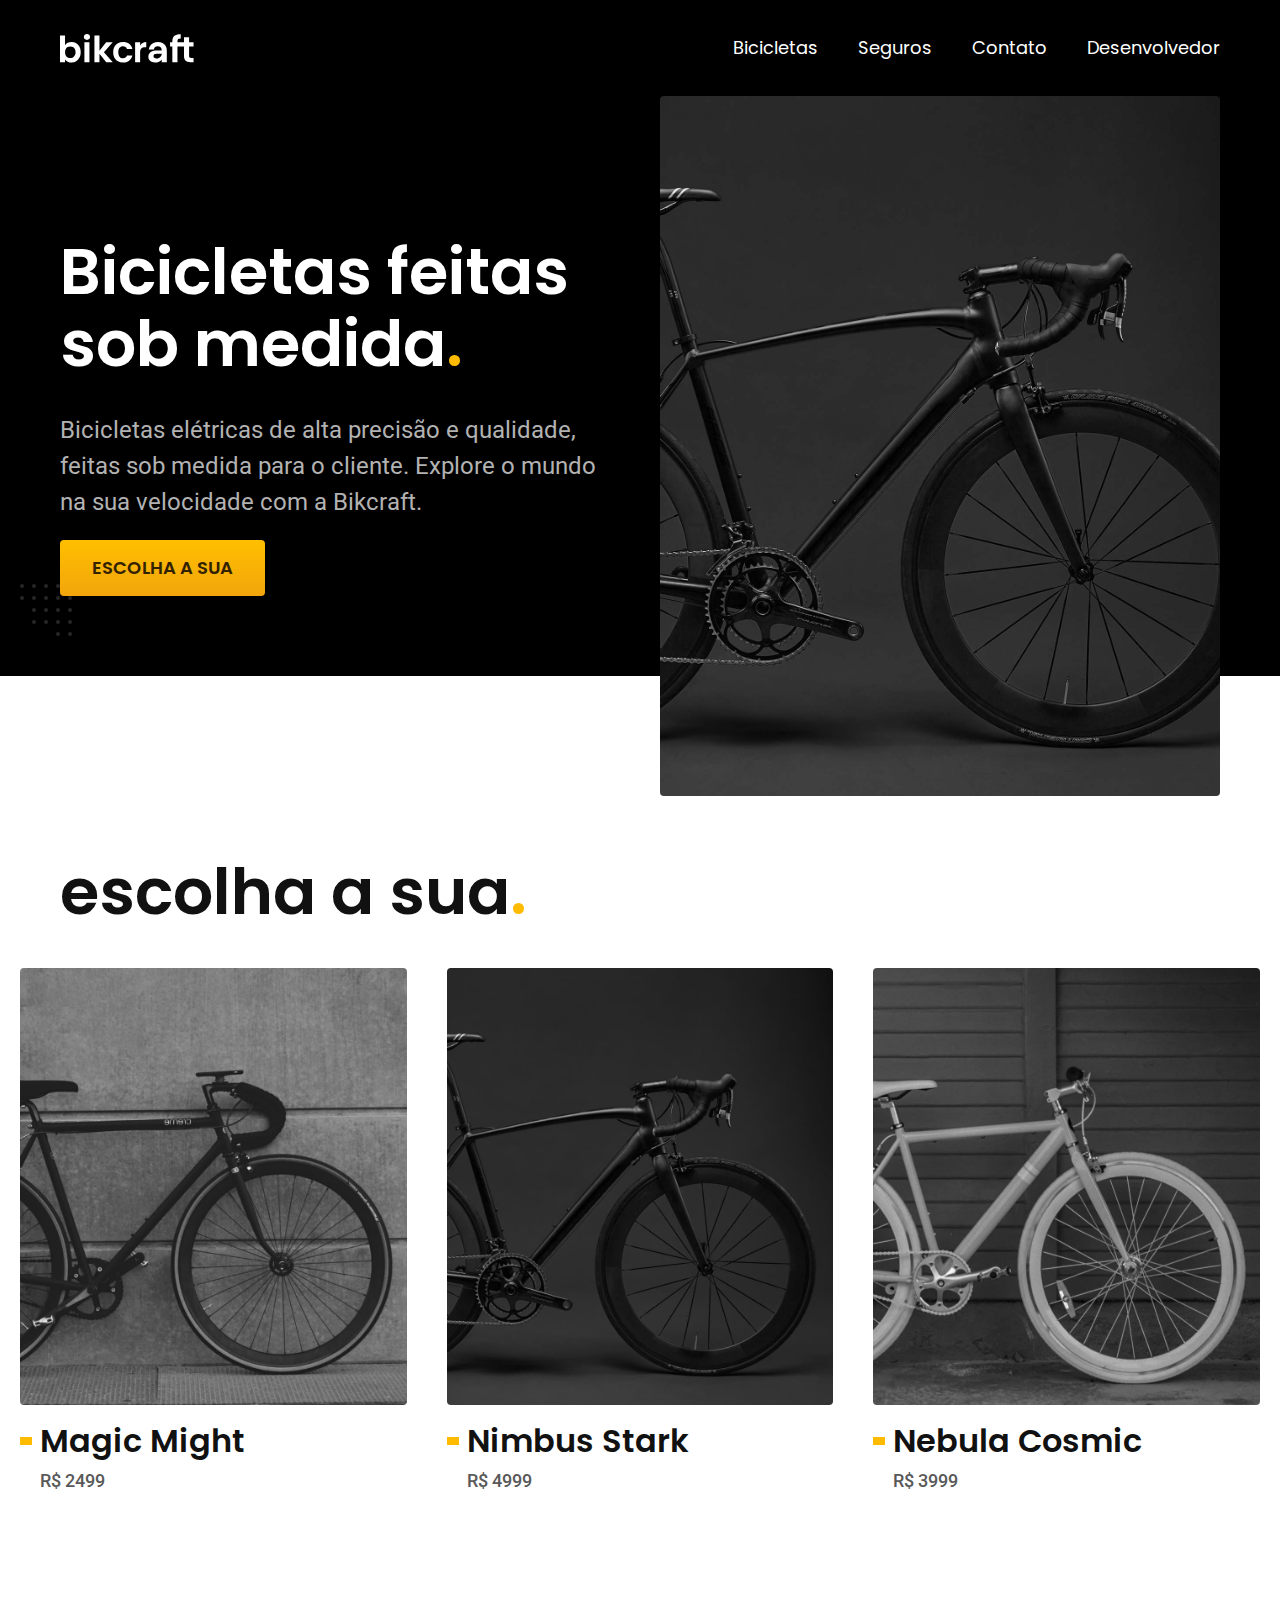
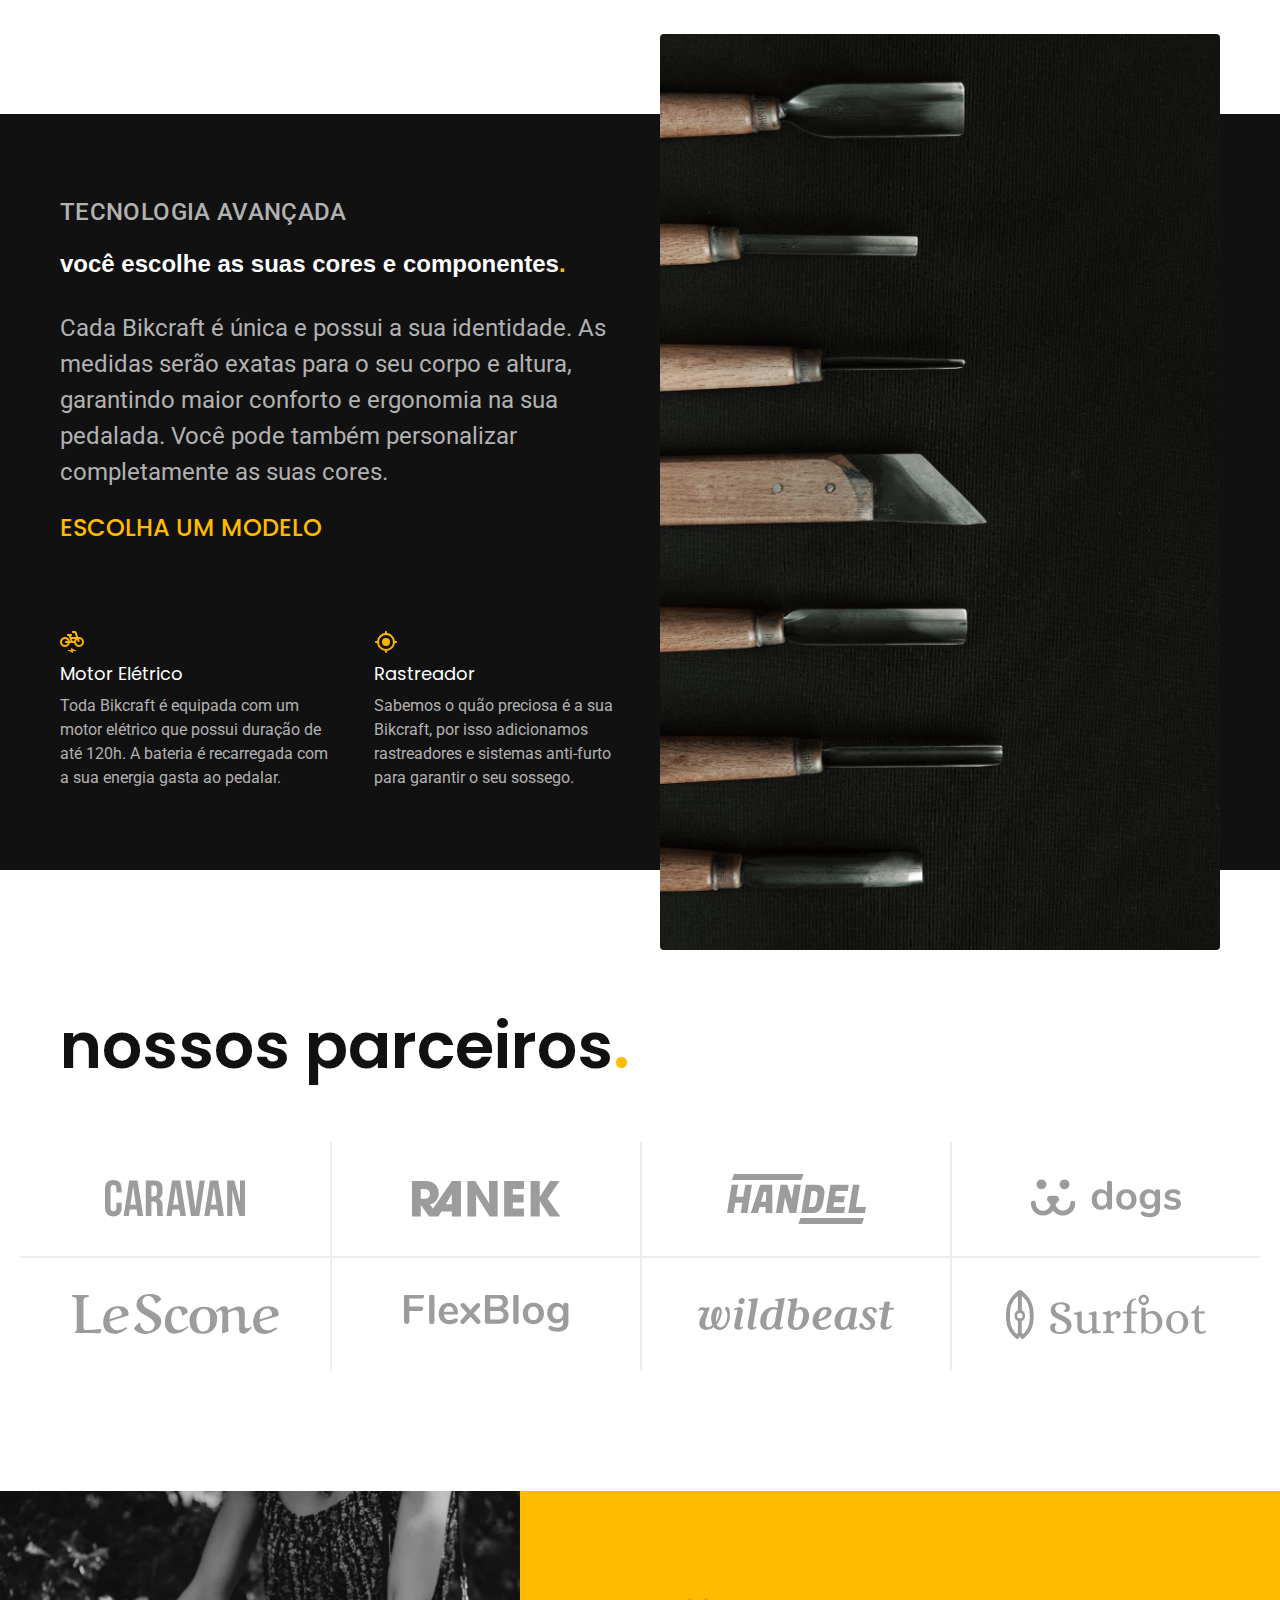
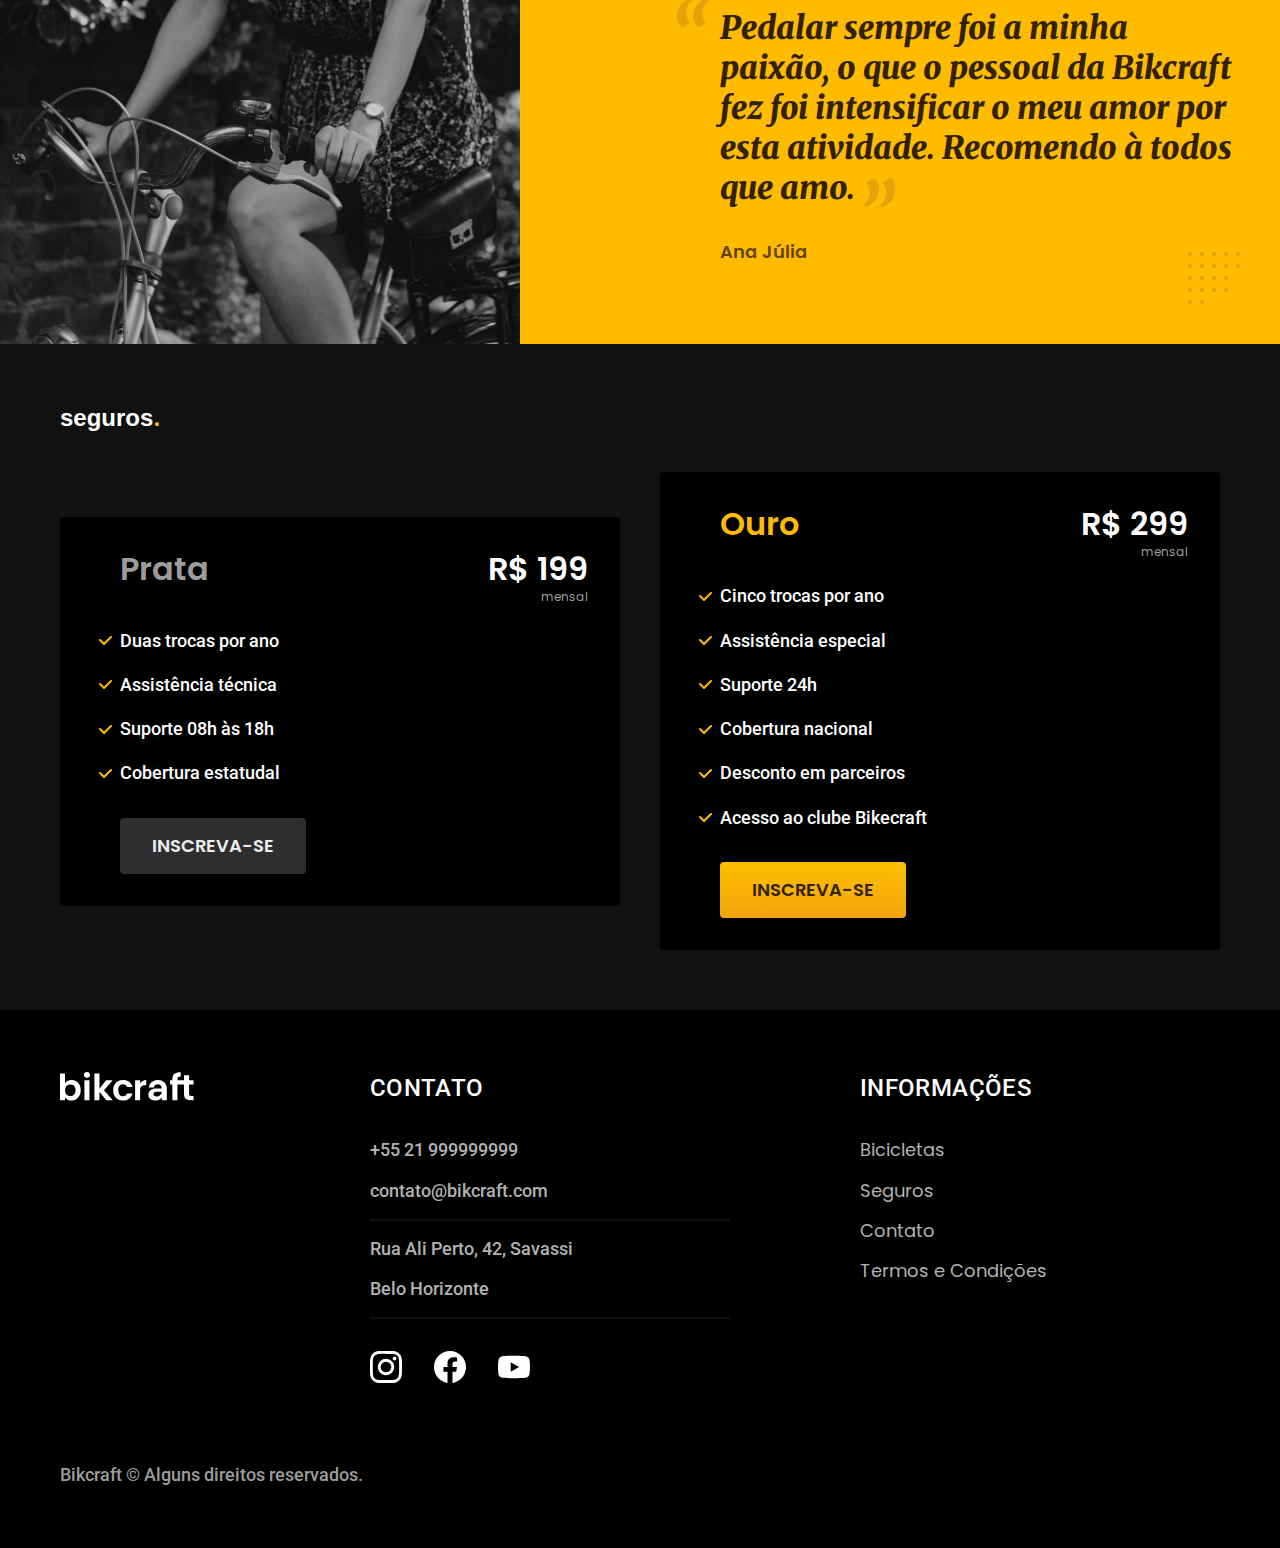
<file: index.html>
<!DOCTYPE html>
<html lang="en">
  <head>
    <meta charset="UTF-8" />
    <meta name="viewport" content="width=device-width, initial-scale=1.0" />
    <meta
      name="description"
      content="Bicicletas elétricas de alta precisão e qualidade,  feitas sob medida para o cliente. Explore o mundo na sua velocidade com a Bikcraft."
    />

    <link rel="icon" href="./favicon.svg" type="image/svg+xml" />
    <link rel="preload" href="../css/style.min.css" as="style" />
    <link rel="stylesheet" href="../css/style.min.css" />

    <link rel="preconnect" href="https://fonts.googleapis.com" />
    <link rel="preconnect" href="https://fonts.gstatic.com" crossorigin />
    <link
      href="https://fonts.googleapis.com/css2?family=Merriweather:ital,wght@1,900&family=Poppins:wght@500;600&family=Roboto:wght@400;500&display=swap"
      rel="stylesheet"
    />
    <title>Bike Shop</title>

    <script>
      document.documentElement.classList.add("js");
    </script>
  </head>
  <body>
    <header class="header-bg">
      <div class="header container">
        <a href="../">
          <img
            src="../img/bikcraft.svg"
            width="136"
            height="32"
            alt="Bikcraft"
          />
        </a>

        <nav aria-label="primaria">
          <ul class="header-menu font-1-m cor-0">
            <li><a href="../bikes.html">Bicicletas</a></li>
            <li><a href="../seguros.html">Seguros</a></li>
            <li><a href="../contato.html">Contato</a></li>
            <li>
              <a
                href="https://portfolio-six-green-64.vercel.app"
                target="_blank"
                >Desenvolvedor</a
              >
            </li>
          </ul>
        </nav>
      </div>
    </header>

    <main class="introducao-bg">
      <div class="introducao container">
        <div class="introducao-conteudo">
          <h1 class="font-1-xll cor-0 fadeInDown" data-anime="200">
            Bicicletas feitas sob medida<span class="cor-p1">.</span>
          </h1>
          <p class="font-2-l cor-5 fadeInDown" data-anime="400">
            Bicicletas elétricas de alta precisão e qualidade, feitas sob medida
            para o cliente. Explore o mundo na sua velocidade com a Bikcraft.
          </p>

          <a class="botao fadeInDown" href="../bikes.html" data-anime="600"
            >Escolha a sua</a
          >
        </div>

        <picture data-anime="800" class="fadeInDown">
          <source
            media="(max-width: 800px)"
            srcset="./img/bicicletas/nimbus.jpg"
          />
          <img
            src="../img/fotos/introducao.jpg"
            alt="Bicicleta elétrica preta."
            width="1280"
            height="1600"
          />
        </picture>
      </div>
    </main>

    <article class="bicicletas-lista">
      <h2 class="container font-1-xll">
        escolha a sua<span class="cor-p1">.</span>
      </h2>

      <ul>
        <li>
          <a href="../bikes/magic.html">
            <img src="../img/bicicletas/magic-home.jpg" alt="Bicicleta preta" />
            <h3 class="font-1-xl">Magic Might</h3>
            <span class="font-2-m cor-8">R$ 2499</span>
          </a>
        </li>

        <li>
          <a href="../bikes/nimbus.html">
            <img
              src="../img/bicicletas/nimbus-home.jpg"
              alt="Bicicleta preta"
            />
            <h3 class="font-1-xl">Nimbus Stark</h3>
            <span class="font-2-m cor-8">R$ 4999</span>
          </a>
        </li>

        <li>
          <a href="../bikes/nebula.html">
            <img
              src="../img/bicicletas/nebula-home.jpg"
              alt="Bicicleta preta"
            />
            <h3 class="font-1-xl">Nebula Cosmic</h3>
            <span class="font-2-m cor-8">R$ 3999</span>
          </a>
        </li>
      </ul>
    </article>

    <article class="tecnologia-bg">
      <div class="tecnologia container">
        <div class="tecnologia-conteudo">
          <span class="font-2-l-b cor-5">Tecnologia Avançada</span>
          <h2 class="font-1-xxl cor-0">
            você escolhe as suas cores e componentes<span class="cor-p1"
              >.</span
            >
          </h2>

          <p class="font-2-l cor-5">
            Cada Bikcraft é única e possui a sua identidade. As medidas serão
            exatas para o seu corpo e altura, garantindo maior conforto e
            ergonomia na sua pedalada. Você pode também personalizar
            completamente as suas cores.
          </p>

          <a class="link" href="../bikes.html">ESCOLHA UM MODELO</a>

          <div class="tecnologia-vantagens">
            <div>
              <img src="img/icones/eletrica.svg" alt="Logo Bike" />
              <h3 class="font-1-m cor-0">Motor Elétrico</h3>
              <p class="font-2-s cor-5">
                Toda Bikcraft é equipada com um motor elétrico que possui
                duração de até 120h. A bateria é recarregada com a sua energia
                gasta ao pedalar.
              </p>
            </div>

            <div>
              <img src="../img/icones/rastreador.svg" alt="Logo Rastreador" />
              <h3 class="font-1-m cor-0">Rastreador</h3>
              <p class="font-2-s cor-5">
                Sabemos o quão preciosa é a sua Bikcraft, por isso adicionamos
                rastreadores e sistemas anti-furto para garantir o seu sossego.
              </p>
            </div>
          </div>
        </div>

        <div class="tecnologia-imagem">
          <img src="../img/fotos/tecnologia.jpg" alt="" />
        </div>
      </div>
    </article>

    <section class="parceiros" aria-label="Nossos Parceiros">
      <h2 class="container font-1-xll">
        nossos parceiros<span class="cor-p1">.</span>
      </h2>

      <ul>
        <li><img src="../img/parceiros/caravan.svg" alt="" /></li>
        <li><img src="../img/parceiros/ranek.svg" alt="" /></li>
        <li><img src="../img/parceiros/handel.svg" alt="" /></li>
        <li><img src="../img/parceiros/dogs.svg" alt="" /></li>
        <li><img src="../img/parceiros/lescone.svg" alt="" /></li>
        <li><img src="../img/parceiros/flexblog.svg" alt="" /></li>
        <li><img src="../img/parceiros/wildbeast.svg" alt="" /></li>
        <li><img src="../img/parceiros/surfbot.svg" alt="" /></li>
      </ul>
    </section>

    <section class="depoimento" aria-label="Depoimento">
      <div>
        <img src="../img/fotos/depoimento.jpg" alt="Pessoa pedalando" />
      </div>

      <div class="depoimento-conteudo">
        <blockquote class="font-1-xl cor-p5">
          <p>
            Pedalar sempre foi a minha paixão, o que o pessoal da Bikcraft fez
            foi intensificar o meu amor por esta atividade. Recomendo à todos
            que amo.
          </p>
        </blockquote>
        <span class="font-1-m-b cor-p4"> Ana Júlia </span>
      </div>
    </section>

    <article class="seguros-bg">
      <div class="seguros container">
        <h2 class="font-1-xxl cor-0">seguros<span class="cor-p1">.</span></h2>

        <div class="seguros-item">
          <h3 class="font-1-xl cor-6">Prata</h3>
          <span class="font-1-xl cor-0"
            >R$ 199 <span class="font-1-xs cor-6">mensal</span></span
          >

          <ul class="font-2-m cor-0">
            <li>Duas trocas por ano</li>
            <li>Assistência técnica</li>
            <li>Suporte 08h às 18h</li>
            <li>Cobertura estatudal</li>
          </ul>
          <a
            class="botao secundario"
            href="../orcamento.html?tipo=seguro&produto=prata"
            >Inscreva-se</a
          >
        </div>

        <div class="seguros-item">
          <h3 class="font-1-xl cor-p1">Ouro</h3>
          <span class="font-1-xl cor-0"
            >R$ 299 <span class="font-1-xs cor-6">mensal</span></span
          >

          <ul class="font-2-m cor-0">
            <li>Cinco trocas por ano</li>
            <li>Assistência especial</li>
            <li>Suporte 24h</li>
            <li>Cobertura nacional</li>
            <li>Desconto em parceiros</li>
            <li>Acesso ao clube Bikecraft</li>
          </ul>
          <a class="botao" href="../orcamento.html?tipo=seguro&produto=ouro"
            >Inscreva-se</a
          >
        </div>
      </div>
    </article>

    <footer class="footer-bg">
      <div class="footer container">
        <img src="../img/bikcraft.svg" alt="Bikcraft" />

        <div class="footer-contato">
          <h3 class="font-2-l-b cor-0">Contato</h3>
          <ul class="font-2-m cor-5">
            <li><a href="tel:+55 21 999999999">+55 21 999999999</a></li>
            <li>
              <a href="mailto:contato@bikcraft.com">contato@bikcraft.com</a>
            </li>
            <li>Rua Ali Perto, 42, Savassi</li>
            <li>Belo Horizonte</li>
          </ul>

          <div class="footer-redes">
            <a href="../"
              ><img src="../img/redes/instagram.svg" alt="Instagram"
            /></a>
            <a href="../"
              ><img src="../img/redes/facebook.svg" alt="Facebook"
            /></a>
            <a href="../"
              ><img src="../img/redes/youtube.svg" alt="Youtube"
            /></a>
          </div>
        </div>

        <div class="footer-informacoes">
          <h3 class="font-2-l-b cor-0">Informações</h3>
          <nav>
            <ul class="font-1-m cor-5">
              <li><a href="../bikes.html">Bicicletas</a></li>
              <li><a href="../seguros.html">Seguros</a></li>
              <li><a href="../contato.html">Contato</a></li>
              <li><a href="../termos.html">Termos e Condições</a></li>
            </ul>
          </nav>
        </div>

        <p class="footer-copy font-2-m cor-6">
          Bikcraft © Alguns direitos reservados.
        </p>
      </div>
    </footer>

    <script src="./js/plugins/simple-anime.js"></script>
    <script src="./js/script.js"></script>
  </body>
</html>
</file>
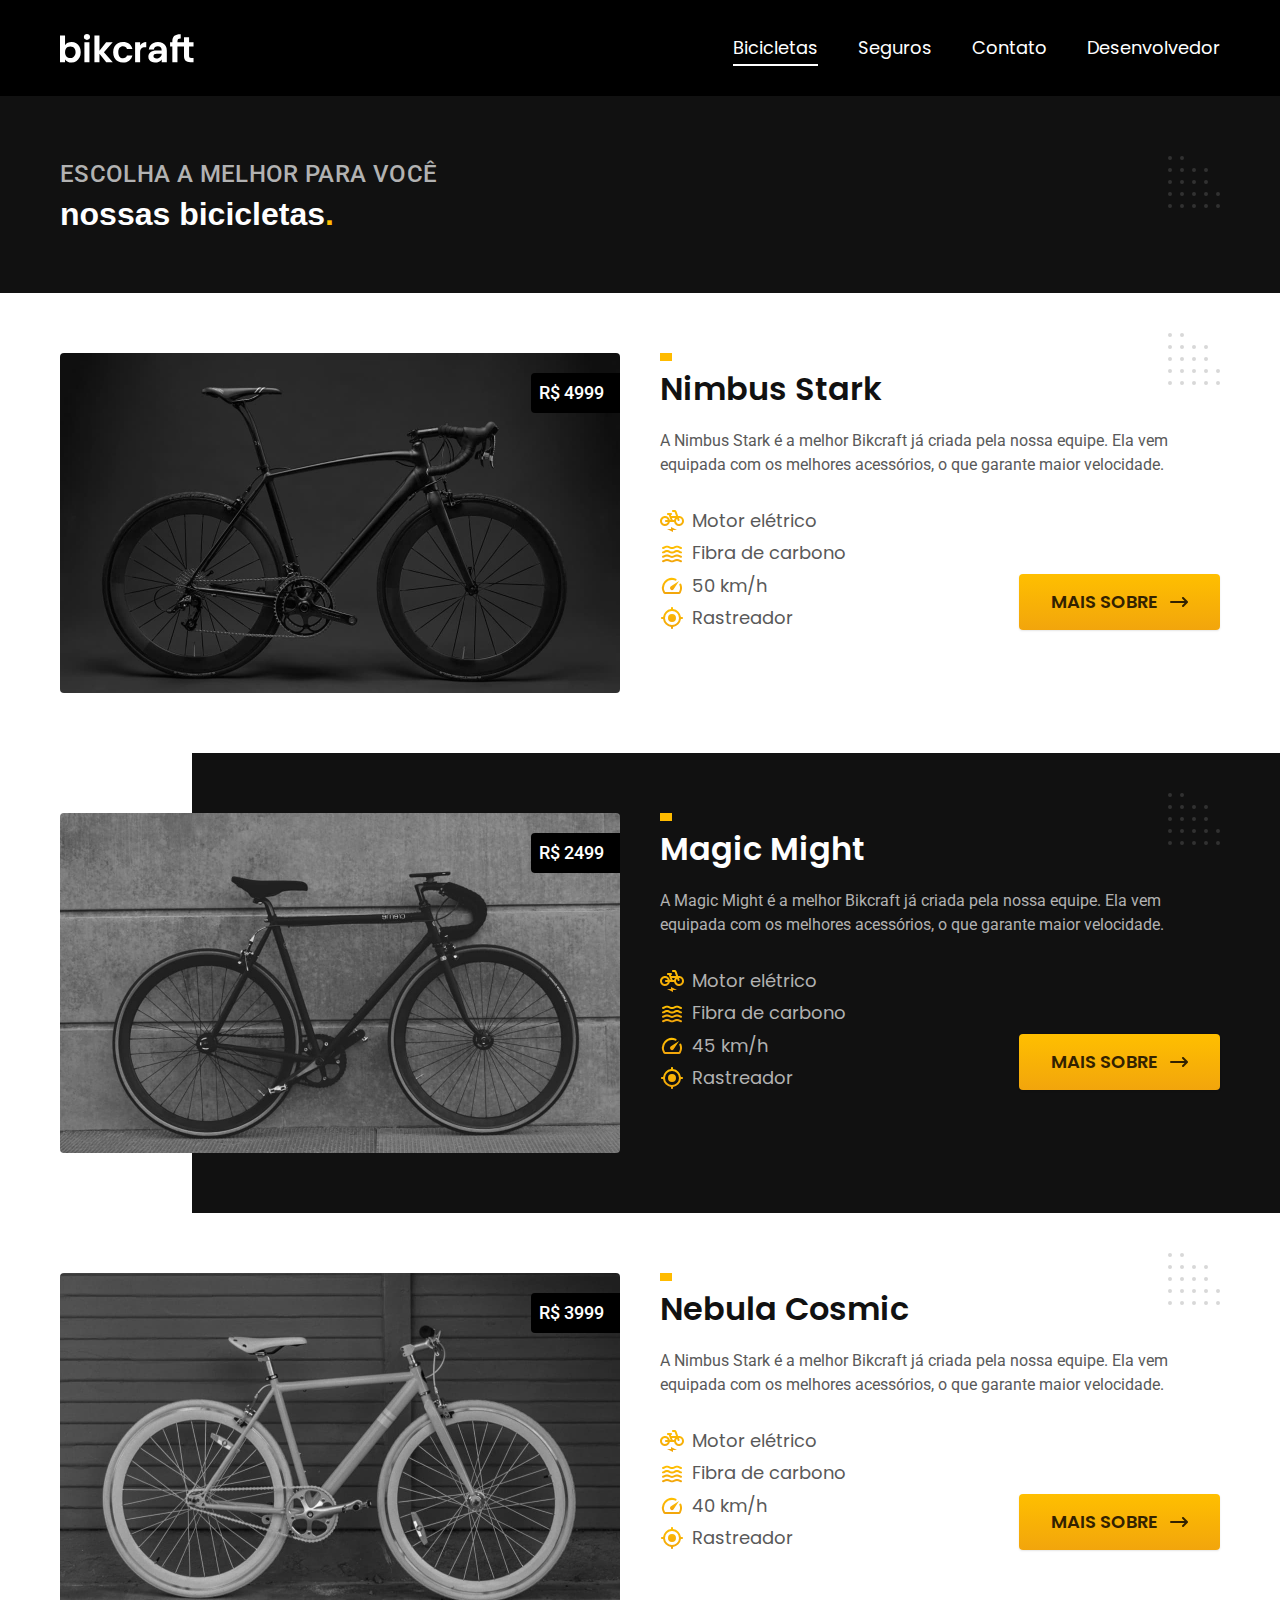
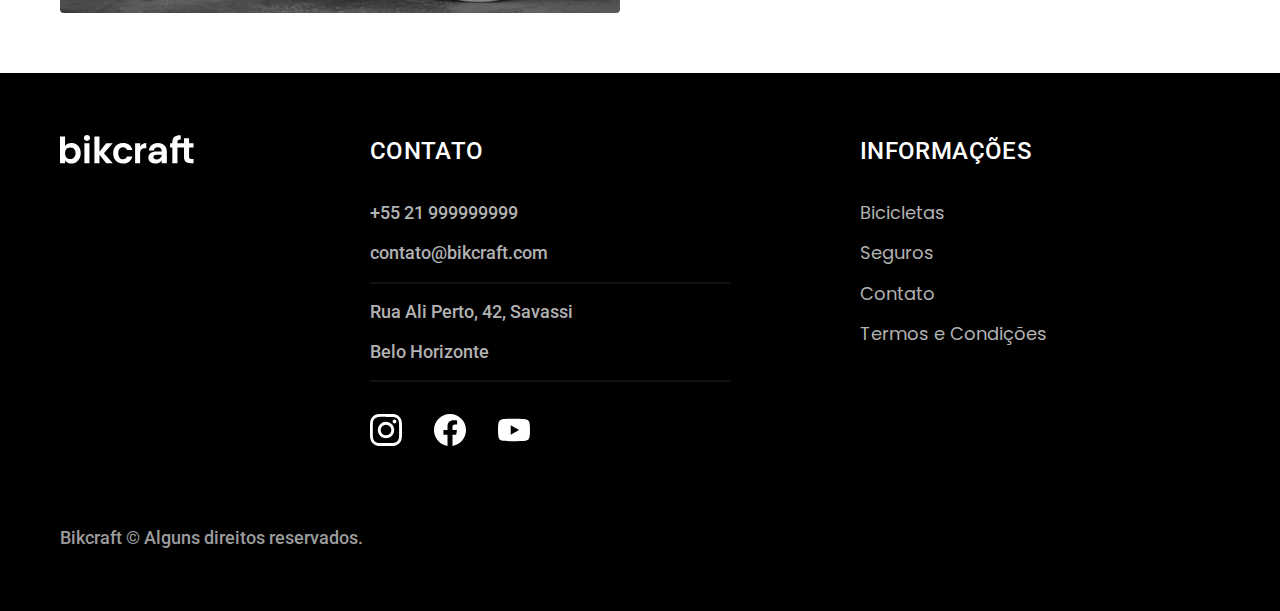
<file: bikes.html>
<!DOCTYPE html>
<html lang="en">
  <head>
    <meta charset="UTF-8" />
    <meta name="viewport" content="width=device-width, initial-scale=1.0" />
    <meta name="description" content="Bicicletas" />
    <link rel="icon" href="./favicon.svg" type="image/svg+xml" />
    <link rel="preload" href="../css/style.min.css" as="style" />
    <link rel="stylesheet" href="../css/style.min.css" />

    <link rel="preconnect" href="https://fonts.googleapis.com" />
    <link rel="preconnect" href="https://fonts.gstatic.com" crossorigin />
    <link
      href="https://fonts.googleapis.com/css2?family=Merriweather:ital,wght@1,900&family=Poppins:wght@500;600&family=Roboto:wght@400;500&display=swap"
      rel="stylesheet"
    />
    <title>Bicicletas | Bike Shop</title>
    <script>
      document.documentElement.classList.add("js");
    </script>
  </head>
  <body id="bicicletas">
    <header class="header-bg">
      <div class="header container">
        <a href="../">
          <img src="../img/bikcraft.svg" alt="Bikcraft" />
        </a>

        <nav aria-label="primaria">
          <ul class="header-menu font-1-m cor-0">
            <li><a href="../bikes.html">Bicicletas</a></li>
            <li><a href="../seguros.html">Seguros</a></li>
            <li><a href="../contato.html">Contato</a></li>
            <li>
              <a
                href="https://portfolio-six-green-64.vercel.app"
                target="_blank"
                >Desenvolvedor</a
              >
            </li>
          </ul>
        </nav>
      </div>
    </header>

    <main>
      <div class="titulo-bg">
        <div class="titulo container">
          <p class="font-2-l-b cor-5">Escolha a melhor para você</p>
          <h1 class="font-1-xxl cor-0">
            nossas bicicletas<span class="cor-p1">.</span>
          </h1>
        </div>
      </div>

      <div class="bicicletas-bg fadeInLeft" data-anime="300">
        <div class="bicicletas container">
          <div class="bicicletas-imagem">
            <img src="../img/bicicletas/nimbus.jpg" alt="Bicicleta preta" />
            <span class="font-2-m cor-0">R$ 4999</span>
          </div>
          <div class="bicicletas-conteudo">
            <h2 class="font-1-xl">Nimbus Stark</h2>
            <p class="font-2-s cor-8">
              A Nimbus Stark é a melhor Bikcraft já criada pela nossa equipe.
              Ela vem equipada com os melhores acessórios, o que garante maior
              velocidade.
            </p>

            <ul class="font-1-m cor-8">
              <li>
                <img src="../img/icones/eletrica.svg" alt="" />Motor elétrico
              </li>
              <li>
                <img src="../img/icones/carbono.svg" alt="" />Fibra de carbono
              </li>
              <li><img src="../img/icones/velocidade.svg" alt="" />50 km/h</li>
              <li>
                <img src="../img/icones/rastreador.svg" alt="" />Rastreador
              </li>
            </ul>

            <a class="botao seta" href="../bikes/nimbus.html">Mais Sobre</a>
          </div>
        </div>
      </div>

      <div class="bicicletas-bg fadeInLeft" data-anime="500">
        <div class="bicicletas container">
          <div class="bicicletas-imagem">
            <img src="../img/bicicletas/magic.jpg" alt="Bicicleta preta" />
            <span class="font-2-m cor-0">R$ 2499</span>
          </div>
          <div class="bicicletas-conteudo">
            <h2 class="font-1-xl cor-0">Magic Might</h2>
            <p class="font-2-s cor-5">
              A Magic Might é a melhor Bikcraft já criada pela nossa equipe. Ela
              vem equipada com os melhores acessórios, o que garante maior
              velocidade.
            </p>

            <ul class="font-1-m cor-5">
              <li>
                <img src="../img/icones/eletrica.svg" alt="" />Motor elétrico
              </li>
              <li>
                <img src="../img/icones/carbono.svg" alt="" />Fibra de carbono
              </li>
              <li><img src="../img/icones/velocidade.svg" alt="" />45 km/h</li>
              <li>
                <img src="../img/icones/rastreador.svg" alt="" />Rastreador
              </li>
            </ul>

            <a class="botao seta" href="../bikes/magic.html">Mais Sobre</a>
          </div>
        </div>
      </div>

      <div class="bicicletas-bg fadeInLeft" data-anime="700">
        <div class="bicicletas container">
          <div class="bicicletas-imagem">
            <img src="../img/bicicletas/nebula.jpg" alt="Bicicleta preta" />
            <span class="font-2-m cor-0">R$ 3999</span>
          </div>
          <div class="bicicletas-conteudo">
            <h2 class="font-1-xl">Nebula Cosmic</h2>
            <p class="font-2-s cor-8">
              A Nimbus Stark é a melhor Bikcraft já criada pela nossa equipe.
              Ela vem equipada com os melhores acessórios, o que garante maior
              velocidade.
            </p>

            <ul class="font-1-m cor-8">
              <li>
                <img src="../img/icones/eletrica.svg" alt="" />Motor elétrico
              </li>
              <li>
                <img src="../img/icones/carbono.svg" alt="" />Fibra de carbono
              </li>
              <li><img src="../img/icones/velocidade.svg" alt="" />40 km/h</li>
              <li>
                <img src="../img/icones/rastreador.svg" alt="" />Rastreador
              </li>
            </ul>

            <a class="botao seta" href="../bikes/nebula.html">Mais Sobre</a>
          </div>
        </div>
      </div>
    </main>

    <footer class="footer-bg">
      <div class="footer container">
        <img src="../img/bikcraft.svg" alt="Bikcraft" />

        <div class="footer-contato">
          <h3 class="font-2-l-b cor-0">Contato</h3>
          <ul class="font-2-m cor-5">
            <li><a href="tel:+55 21 999999999">+55 21 999999999</a></li>
            <li>
              <a href="mailto:contato@bikcraft.com">contato@bikcraft.com</a>
            </li>
            <li>Rua Ali Perto, 42, Savassi</li>
            <li>Belo Horizonte</li>
          </ul>

          <div class="footer-redes">
            <a href="../"
              ><img src="../img/redes/instagram.svg" alt="Instagram"
            /></a>
            <a href="../"
              ><img src="../img/redes/facebook.svg" alt="Facebook"
            /></a>
            <a href="../"
              ><img src="../img/redes/youtube.svg" alt="Youtube"
            /></a>
          </div>
        </div>

        <div class="footer-informacoes">
          <h3 class="font-2-l-b cor-0">Informações</h3>
          <nav>
            <ul class="font-1-m cor-5">
              <li><a href="../bicicletas.html">Bicicletas</a></li>
              <li><a href="../seguros.html">Seguros</a></li>
              <li><a href="../contato.html">Contato</a></li>
              <li><a href="../termos.html">Termos e Condições</a></li>
            </ul>
          </nav>
        </div>

        <p class="footer-copy font-2-m cor-6">
          Bikcraft © Alguns direitos reservados.
        </p>
      </div>
    </footer>

    <script src="./js/plugins/simple-anime.js"></script>
    <script src="./js/script.js"></script>
  </body>
</html>
</file>
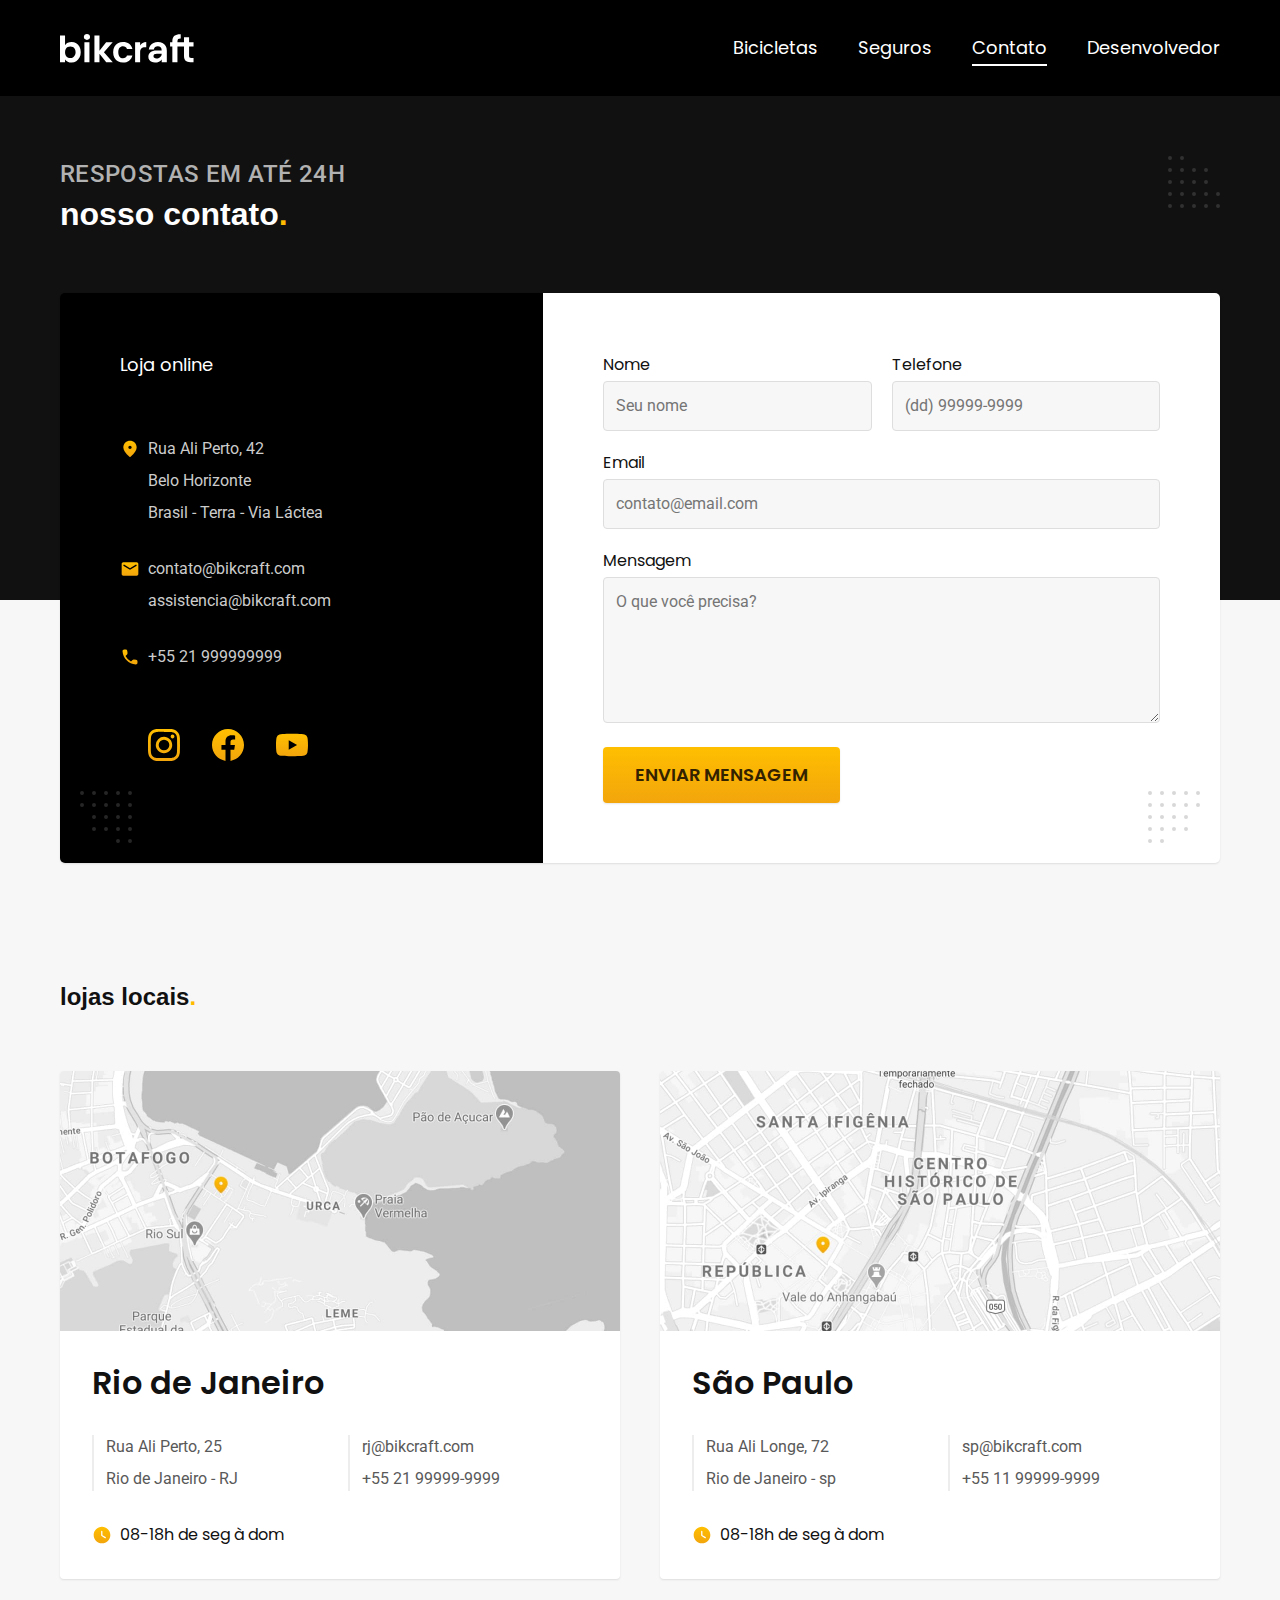
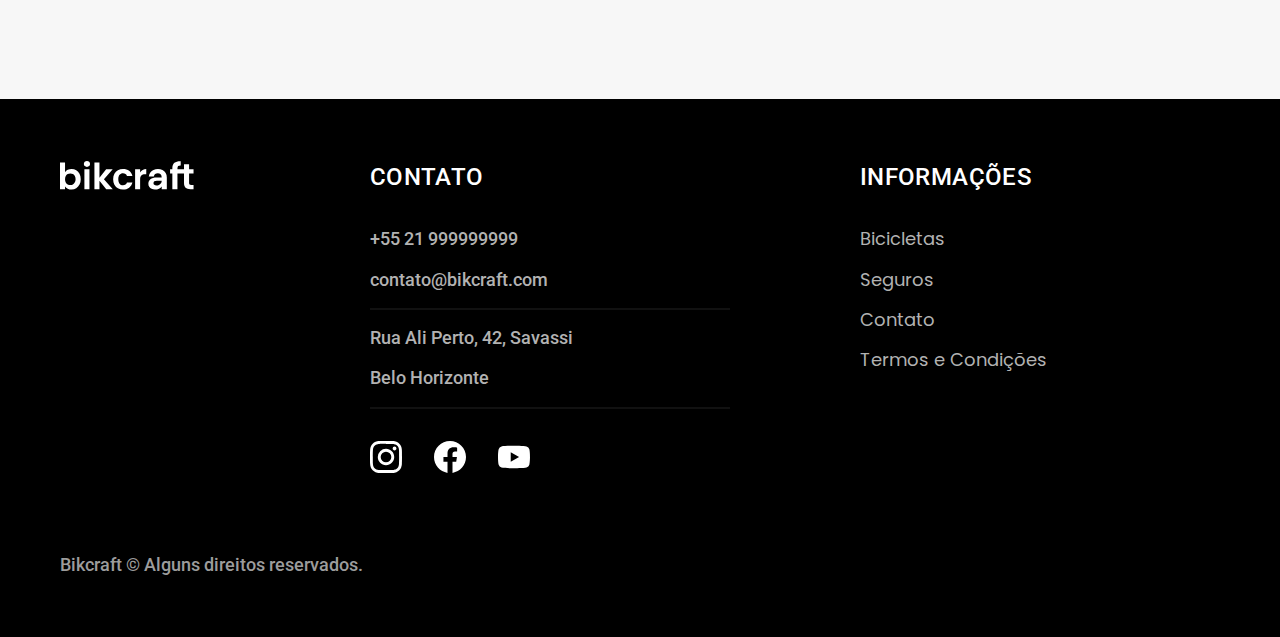
<file: contato.html>
<!DOCTYPE html>
<html lang="en">
  <head>
    <meta charset="UTF-8" />
    <meta name="viewport" content="width=device-width, initial-scale=1.0" />
    <meta name="description" content="Contato Bikcraft" />

    <link rel="icon" href="./favicon.svg" type="image/svg+xml" />
    <link rel="preload" href="../css/style.min.css" as="style" />
    <link rel="stylesheet" href="../css/style.min.css" />

    <link rel="preconnect" href="https://fonts.googleapis.com" />
    <link rel="preconnect" href="https://fonts.gstatic.com" crossorigin />
    <link
      href="https://fonts.googleapis.com/css2?family=Merriweather:ital,wght@1,900&family=Poppins:wght@500;600&family=Roboto:wght@400;500&display=swap"
      rel="stylesheet"
    />
    <title>Contato | Bike Shop</title>
    <script>
      document.documentElement.classList.add("js");
    </script>
  </head>
  <body id="contato">
    <header class="header-bg">
      <div class="header container">
        <a href="./">
          <img src="./img/bikcraft.svg" alt="Bikcraft" />
        </a>

        <nav aria-label="primaria">
          <ul class="header-menu font-1-m cor-0">
            <li><a href="./bikes.html">Bicicletas</a></li>
            <li><a href="./seguros.html">Seguros</a></li>
            <li><a href="./contato.html">Contato</a></li>
            <li>
              <a
                href="https://portfolio-six-green-64.vercel.app"
                target="_blank"
                >Desenvolvedor</a
              >
            </li>
          </ul>
        </nav>
      </div>
    </header>

    <main class="fadeInDown" data-anime="300">
      <div class="titulo-bg">
        <div class="titulo container">
          <p class="font-2-l-b cor-5">Respostas em até 24h</p>
          <h1 class="font-1-xxl cor-0">
            nosso contato<span class="cor-p1">.</span>
          </h1>
        </div>
      </div>

      <div class="contato container">
        <section class="contato-dados" aria-label="Endereço">
          <h2 class="font-1-m cor-0">Loja online</h2>
          <div class="contato-endereco font-2-s cor-4">
            <p>Rua Ali Perto, 42</p>
            <p>Belo Horizonte</p>
            <p>Brasil - Terra - Via Láctea</p>
          </div>

          <address class="contato-meios font-2-s cor-4">
            <a href="mailto:contato@bikcraft.com">contato@bikcraft.com</a>
            <a href="mailto:assistencia@bikcraft.com"
              >assistencia@bikcraft.com</a
            >
            <a href="tel:+55 21 999999999">+55 21 999999999</a>
          </address>

          <div class="contato-redes">
            <a href="./"
              ><img src="./img/redes/instagram-p.svg" alt="Instagram"
            /></a>
            <a href="./"
              ><img src="./img/redes/facebook-p.svg" alt="Facebook"
            /></a>
            <a href="./"
              ><img src="./img/redes/youtube-p.svg" alt="Youtube"
            /></a>
          </div>
        </section>

        <section class="contato-formulario" aria-label="Formulário">
          <form class="form" action="./enviar.php" method="post">
            <div>
              <label for="nome">Nome</label>
              <input type="text" id="nome" name="nome" placeholder="Seu nome" />
            </div>

            <div>
              <label for="telefone">Telefone</label>
              <input
                type="text"
                id="telefone"
                name="telefone"
                placeholder="(dd) 99999-9999"
              />
            </div>

            <div class="col-2">
              <label for="email">Email</label>
              <input
                type="text"
                id="email"
                name="email"
                placeholder="contato@email.com"
                required
              />
            </div>

            <div class="col-2">
              <label for="mensagem">Mensagem</label>
              <textarea
                rows="5"
                id="mensagem"
                name="mensagem"
                placeholder="O que você precisa?"
              ></textarea>
            </div>

            <button class="botao col-2">Enviar Mensagem</button>
          </form>
        </section>
      </div>
    </main>

    <article class="lojas container">
      <h2 class="font-1-xxl">lojas locais<span class="cor-p1">.</span></h2>

      <div class="lojas-item">
        <img src="./img/lojas/rj.jpg" alt="Loja RJ" />

        <div class="lojas-conteudo">
          <h3 class="font-1-xl">Rio de Janeiro</h3>
          <div class="lojas-dados font-2-s cor-8">
            <p>Rua Ali Perto, 25</p>
            <p>Rio de Janeiro - RJ</p>
          </div>

          <div class="lojas-dados font-2-s cor-8">
            <a href="mailto:rj@bikcraft.com">rj@bikcraft.com</a>
            <a href="tel:+5521999999999">+55 21 99999-9999</a>
          </div>

          <div>
            <p class="lojas-tempo font-1-s">
              <img src="./img/icones/horario.svg" alt="" />
              08-18h de seg à dom
            </p>
          </div>
        </div>
      </div>

      <div class="lojas-item">
        <img src="./img/lojas/sp.jpg" alt="Loja SP" />

        <div class="lojas-conteudo">
          <h3 class="font-1-xl">São Paulo</h3>
          <div class="lojas-dados font-2-s cor-8">
            <p>Rua Ali Longe, 72</p>
            <p>Rio de Janeiro - sp</p>
          </div>

          <div class="lojas-dados font-2-s cor-8">
            <a href="mailto:sp@bikcraft.com">sp@bikcraft.com</a>
            <a href="tel:+5521999999999">+55 11 99999-9999</a>
          </div>

          <div>
            <p class="lojas-tempo font-1-s">
              <img src="./img/icones/horario.svg" alt="" />
              08-18h de seg à dom
            </p>
          </div>
        </div>
      </div>
    </article>

    <footer class="footer-bg">
      <div class="footer container">
        <img src="./img/bikcraft.svg" alt="Bikcraft" />

        <div class="footer-contato">
          <h3 class="font-2-l-b cor-0">Contato</h3>
          <ul class="font-2-m cor-5">
            <li><a href="tel:+55 21 999999999">+55 21 999999999</a></li>
            <li>
              <a href="mailto:contato@bikcraft.com">contato@bikcraft.com</a>
            </li>
            <li>Rua Ali Perto, 42, Savassi</li>
            <li>Belo Horizonte</li>
          </ul>

          <div class="footer-redes">
            <a href="./"
              ><img src="./img/redes/instagram.svg" alt="Instagram"
            /></a>
            <a href="./"
              ><img src="./img/redes/facebook.svg" alt="Facebook"
            /></a>
            <a href="./"><img src="./img/redes/youtube.svg" alt="Youtube" /></a>
          </div>
        </div>

        <div class="footer-informacoes">
          <h3 class="font-2-l-b cor-0">Informações</h3>
          <nav>
            <ul class="font-1-m cor-5">
              <li><a href="../bikes.html">Bicicletas</a></li>
              <li><a href="./seguros.html">Seguros</a></li>
              <li><a href="./contato.html">Contato</a></li>
              <li><a href="./termos.html">Termos e Condições</a></li>
            </ul>
          </nav>
        </div>

        <p class="footer-copy font-2-m cor-6">
          Bikcraft © Alguns direitos reservados.
        </p>
      </div>
    </footer>

    <script src="./js/plugins/simple-anime.js"></script>
    <script src="./js/script.js"></script>
    <script src="./js/formulario.js"></script>
  </body>
</html>
</file>
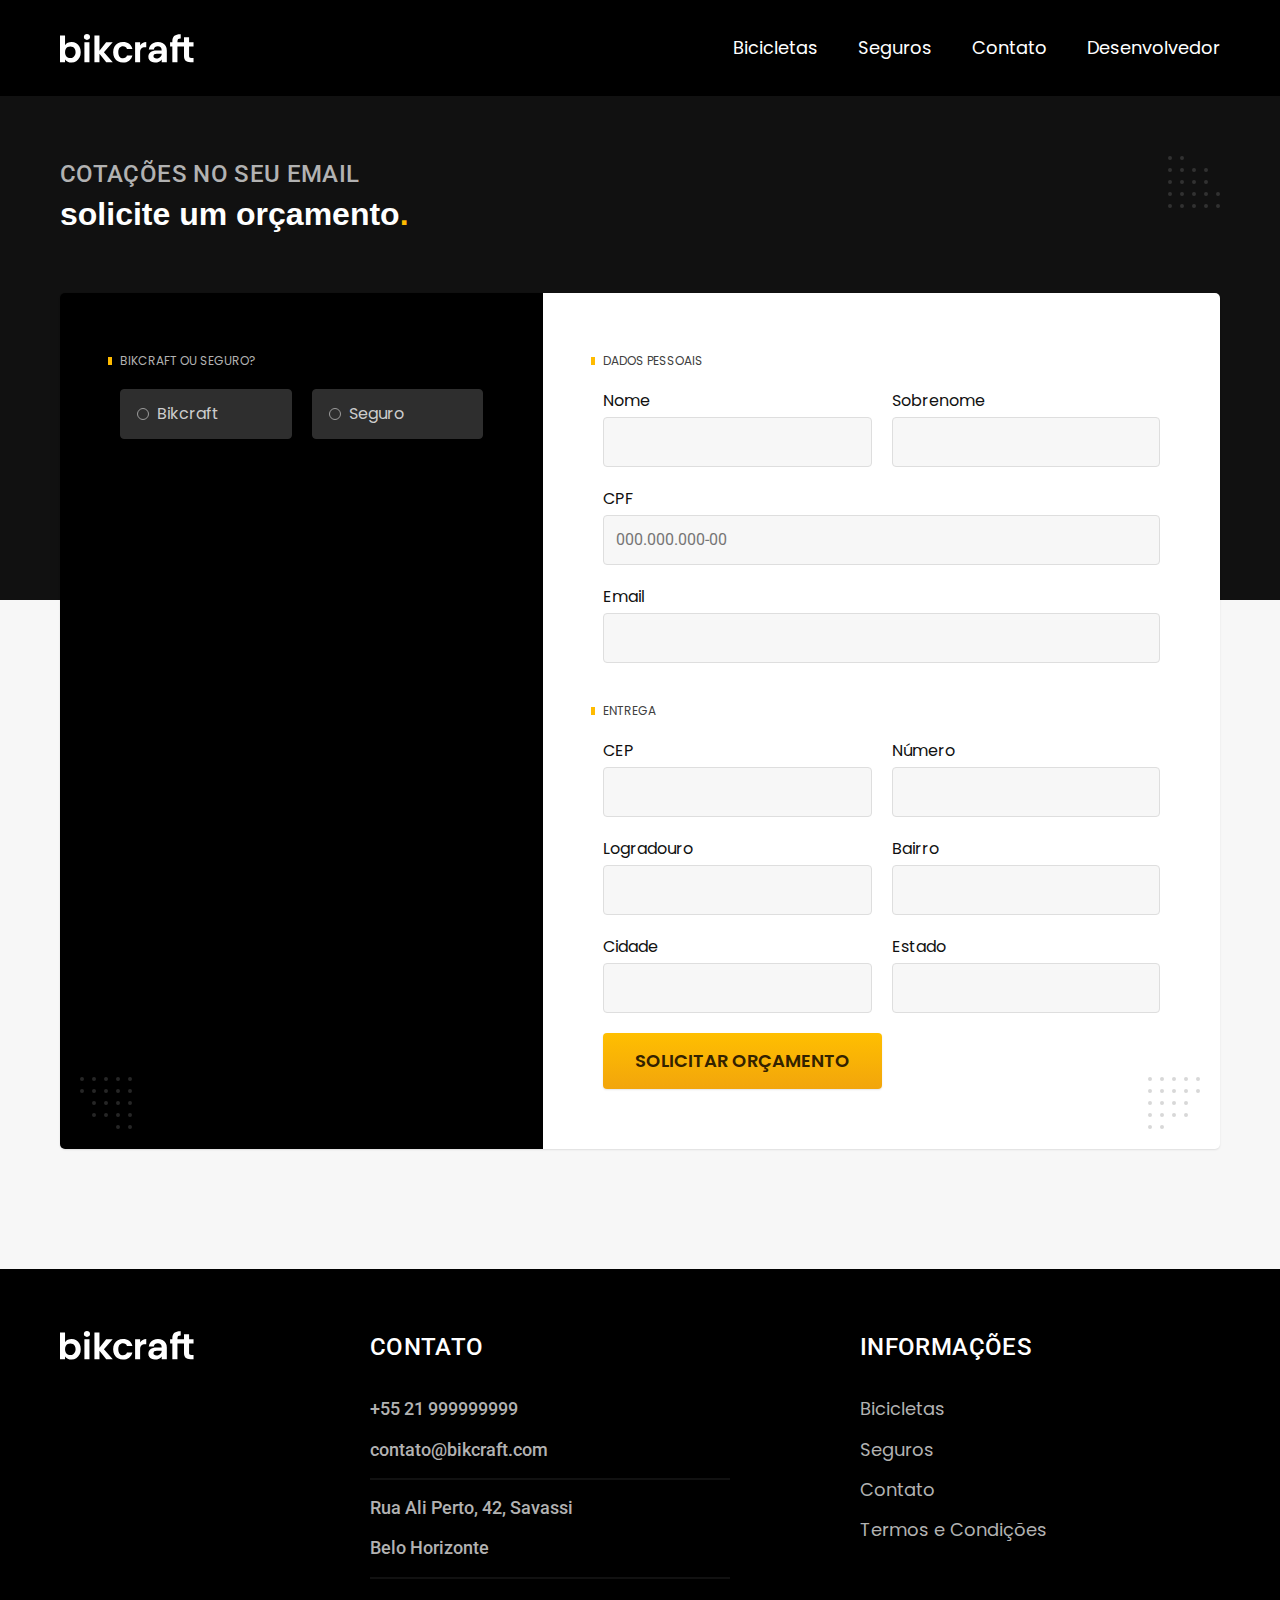
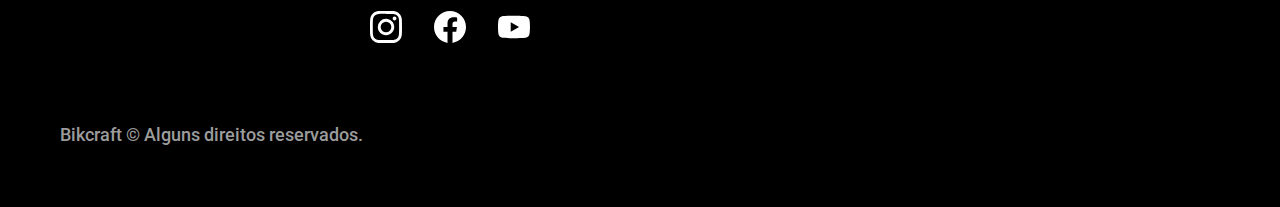
<file: orcamento.html>
<!DOCTYPE html>
<html lang="en">
  <head>
    <meta charset="UTF-8" />
    <meta name="viewport" content="width=device-width, initial-scale=1.0" />
    <meta name="description" content="Termos e Condições" />

    <link rel="icon" href="./favicon.svg" type="image/svg+xml" />
    <link rel="preload" href="../css/style.min.css" as="style" />
    <link rel="stylesheet" href="../css/style.min.css" />

    <link rel="preconnect" href="https://fonts.googleapis.com" />
    <link rel="preconnect" href="https://fonts.gstatic.com" crossorigin />
    <link
      href="https://fonts.googleapis.com/css2?family=Merriweather:ital,wght@1,900&family=Poppins:wght@500;600&family=Roboto:wght@400;500&display=swap"
      rel="stylesheet"
    />
    <title>Orçamento | Bike Shop</title>
    <script>
      document.documentElement.classList.add("js");
    </script>
  </head>
  <body id="orcamento">
    <header class="header-bg">
      <div class="header container">
        <a href="./">
          <img src="./img/bikcraft.svg" alt="Bikcraft" />
        </a>

        <nav aria-label="primaria">
          <ul class="header-menu font-1-m cor-0">
            <li><a href="./bikes.html">Bicicletas</a></li>
            <li><a href="./seguros.html">Seguros</a></li>
            <li><a href="./contato.html">Contato</a></li>
            <li>
              <a
                href="https://portfolio-six-green-64.vercel.app"
                target="_blank"
                >Desenvolvedor</a
              >
            </li>
          </ul>
        </nav>
      </div>
    </header>

    <main>
      <div class="titulo-bg">
        <div class="titulo container">
          <p class="font-2-l-b cor-5">cotações no seu email</p>
          <h1 class="font-1-xxl cor-0">
            solicite um orçamento<span class="cor-p1">.</span>
          </h1>
        </div>
      </div>

      <form class="orcamento container" action="./enviar.php" method="post">
        <div class="orcamento-produto">
          <h2 class="font-1-xs cor-5">Bikcraft ou Seguro?</h2>
          <input type="radio" name="tipo" value="bikcraft" id="bikcraft" />
          <label for="bikcraft">Bikcraft</label>

          <input type="radio" name="tipo" value="seguro" id="seguro" />
          <label for="seguro">Seguro</label>

          <div class="orcamento-conteudo" id="orcamento-bikcraft">
            <h2 class="font-1-xs cor-5">Escolha a sua</h2>

            <input type="radio" name="produto" value="nimbus" id="nimbus" />
            <label for="nimbus">Nimbus Stark <span>R$ 4999</span></label>
            <div class="orcamento-detalhes">
              <ul class="font-1-xs cor-8">
                <li>
                  <img src="./img/icones/eletrica.svg" alt="" />
                  Motor Elétrico
                </li>
                <li>
                  <img src="./img/icones/carbono.svg" alt="" />
                  Carbono
                </li>
                <li>
                  <img src="./img/icones/velocidade.svg" alt="" />
                  50km/h
                </li>
                <li>
                  <img src="./img/icones/rastreador.svg" alt="" />
                  Rastreador
                </li>
              </ul>
              <img src="./img/bicicletas/nimbus.jpg" alt="Bicicleta preta" />
            </div>

            <input type="radio" name="produto" value="magic" id="magic" />
            <label for="magic">Magic Might <span>R$ 2499</span></label>
            <div class="orcamento-detalhes">
              <ul class="font-1-xs cor-8">
                <li>
                  <img src="./img/icones/eletrica.svg" alt="" />
                  Motor Elétrico
                </li>
                <li>
                  <img src="./img/icones/carbono.svg" alt="" />
                  Carbono
                </li>
                <li>
                  <img src="./img/icones/velocidade.svg" alt="" />
                  45km/h
                </li>
                <li>
                  <img src="./img/icones/rastreador.svg" alt="" />
                  Rastreador
                </li>
              </ul>
              <img src="./img/bicicletas/magic.jpg" alt="Bicicleta preta" />
            </div>

            <input type="radio" name="produto" value="nebula" id="nebula" />
            <label for="nebula">Nebula Cosmic <span>R$ 3999</span></label>
            <div class="orcamento-detalhes">
              <ul class="font-1-xs cor-8">
                <li>
                  <img src="./img/icones/eletrica.svg" alt="" />
                  Motor Elétrico
                </li>
                <li>
                  <img src="./img/icones/carbono.svg" alt="" />
                  Carbono
                </li>
                <li>
                  <img src="./img/icones/velocidade.svg" alt="" />
                  40km/h
                </li>
                <li>
                  <img src="./img/icones/rastreador.svg" alt="" />
                  Rastreador
                </li>
              </ul>
              <img src="./img/bicicletas/nebula.jpg" alt="Bicicleta branca" />
            </div>
          </div>

          <div class="orcamento-conteudo" id="orcamento-seguro">
            <h2 class="font-1-xs cor-5">Escolha o plano</h2>

            <input type="radio" name="produto" value="prata" id="prata" />
            <label for="prata">Prata <span>R$ 199</span></label>

            <input type="radio" name="produto" value="ouro" id="ouro" />
            <label for="ouro">Ouro <span>R$ 299</span></label>
          </div>
        </div>

        <div class="orcamento-dados form">
          <h2 class="font-1-xs cor-9 col-2">Dados Pessoais</h2>
          <div>
            <label for="nome">Nome</label>
            <input type="text" id="nome" name="nome" />
          </div>

          <div>
            <label for="sobrenome">Sobrenome</label>
            <input type="text" id="sobrenome" name="sobrenome" />
          </div>

          <div class="col-2">
            <label for="cpf">CPF</label>
            <input
              type="text"
              id="cpf"
              name="cpf"
              placeholder="000.000.000-00"
            />
          </div>

          <div class="col-2">
            <label for="email">Email</label>
            <input type="email" id="email" name="email" required />
          </div>

          <h2 class="font-1-xs cor-9 col-2">Entrega</h2>

          <div>
            <label for="cep">CEP</label>
            <input type="text" id="cep" name="cep" />
          </div>

          <div>
            <label for="numero">Número</label>
            <input type="text" id="numero" name="numero" />
          </div>

          <div>
            <label for="logradouro">Logradouro</label>
            <input type="text" id="logradouro" name="logradouro" />
          </div>

          <div>
            <label for="bairro">Bairro</label>
            <input type="text" id="bairro" name="bairro" />
          </div>

          <div>
            <label for="cidade">Cidade</label>
            <input type="text" id="cidade" name="cidade" />
          </div>

          <div>
            <label for="estado">Estado</label>
            <input type="text" id="estado" name="estado" />
          </div>

          <button class="botao col-2">Solicitar orçamento</button>
        </div>
      </form>
    </main>

    <footer class="footer-bg">
      <div class="footer container">
        <img src="./img/bikcraft.svg" alt="Bikcraft" />

        <div class="footer-contato">
          <h3 class="font-2-l-b cor-0">Contato</h3>
          <ul class="font-2-m cor-5">
            <li><a href="tel:+55 21 999999999">+55 21 999999999</a></li>
            <li>
              <a href="mailto:contato@bikcraft.com">contato@bikcraft.com</a>
            </li>
            <li>Rua Ali Perto, 42, Savassi</li>
            <li>Belo Horizonte</li>
          </ul>

          <div class="footer-redes">
            <a href="./"
              ><img src="./img/redes/instagram.svg" alt="Instagram"
            /></a>
            <a href="./"
              ><img src="./img/redes/facebook.svg" alt="Facebook"
            /></a>
            <a href="./"><img src="./img/redes/youtube.svg" alt="Youtube" /></a>
          </div>
        </div>

        <div class="footer-informacoes">
          <h3 class="font-2-l-b cor-0">Informações</h3>
          <nav>
            <ul class="font-1-m cor-5">
              <li><a href="../bikes.html">Bicicletas</a></li>
              <li><a href="./seguros.html">Seguros</a></li>
              <li><a href="./contato.html">Contato</a></li>
              <li><a href="./termos.html">Termos e Condições</a></li>
            </ul>
          </nav>
        </div>

        <p class="footer-copy font-2-m cor-6">
          Bikcraft © Alguns direitos reservados.
        </p>
      </div>
    </footer>

    <script src="./js/script.js"></script>
    <script src="./js/formulario.js"></script>
  </body>
</html>
</file>
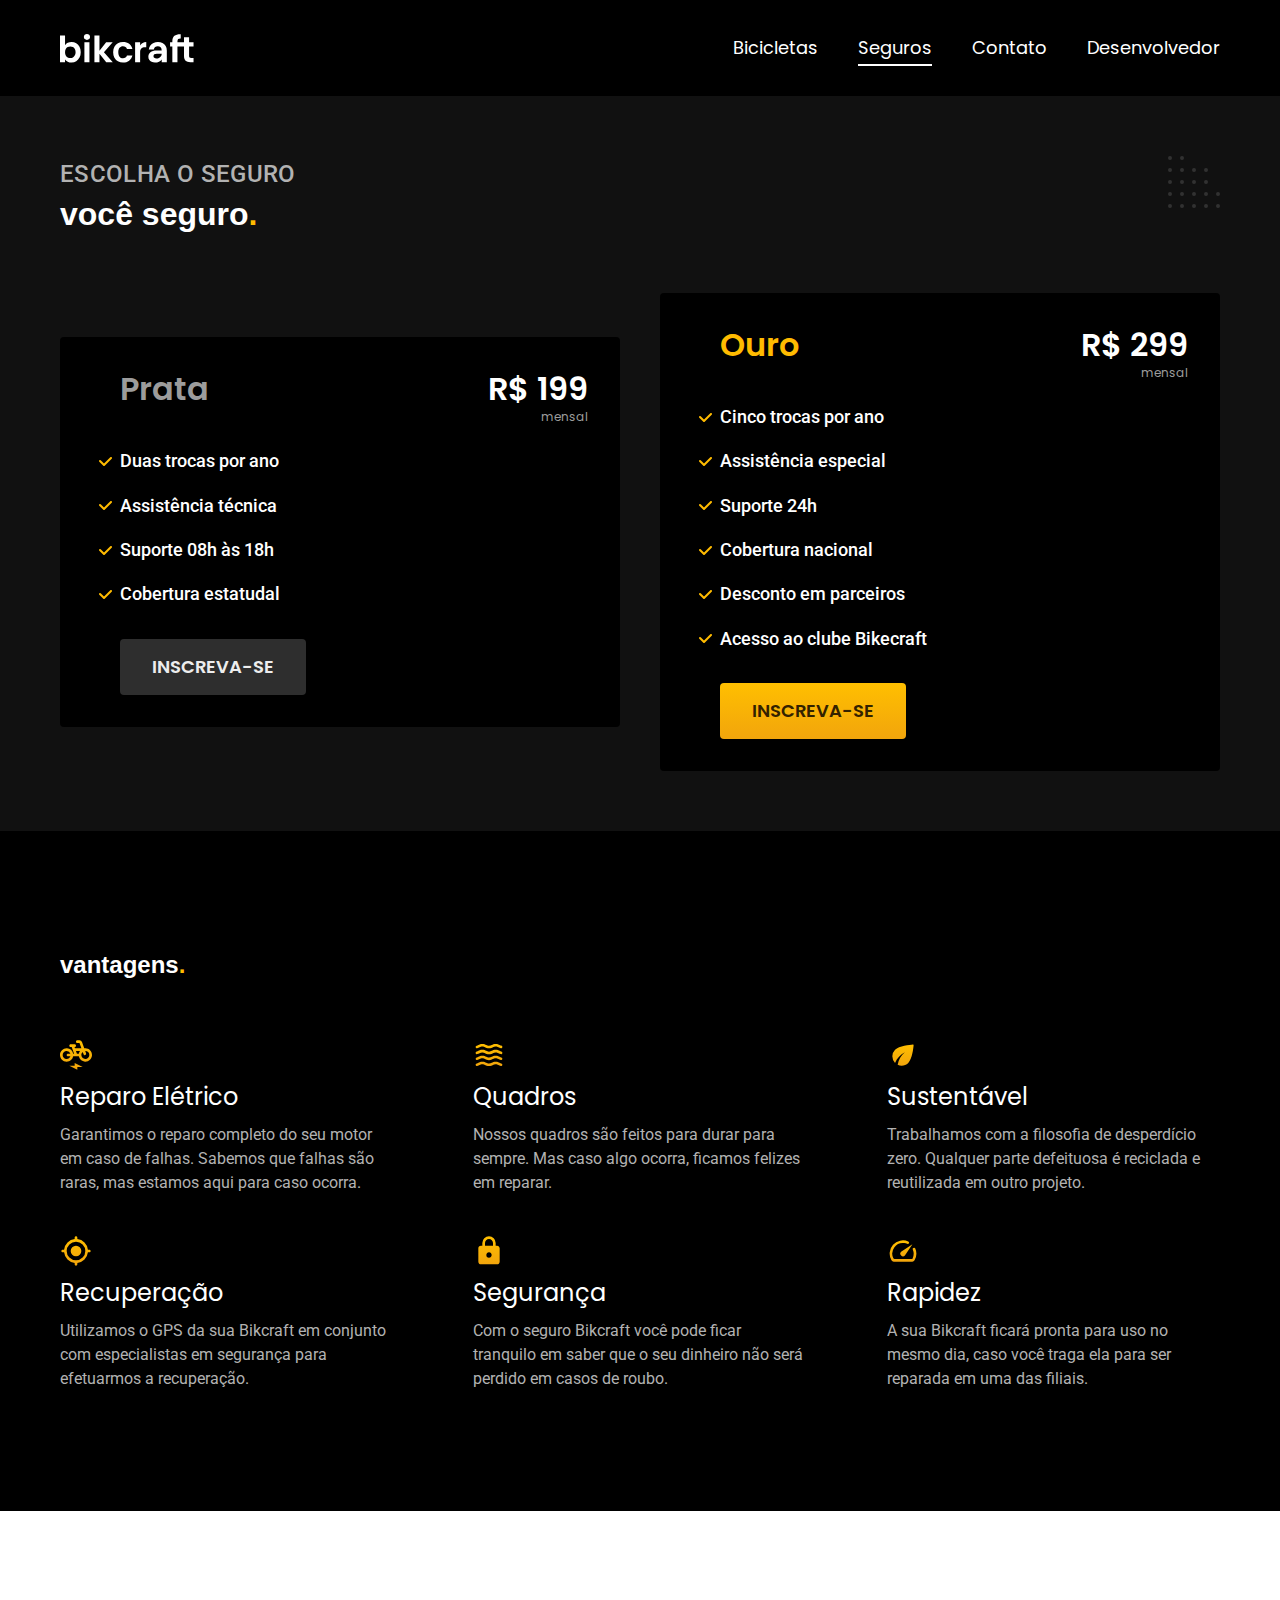
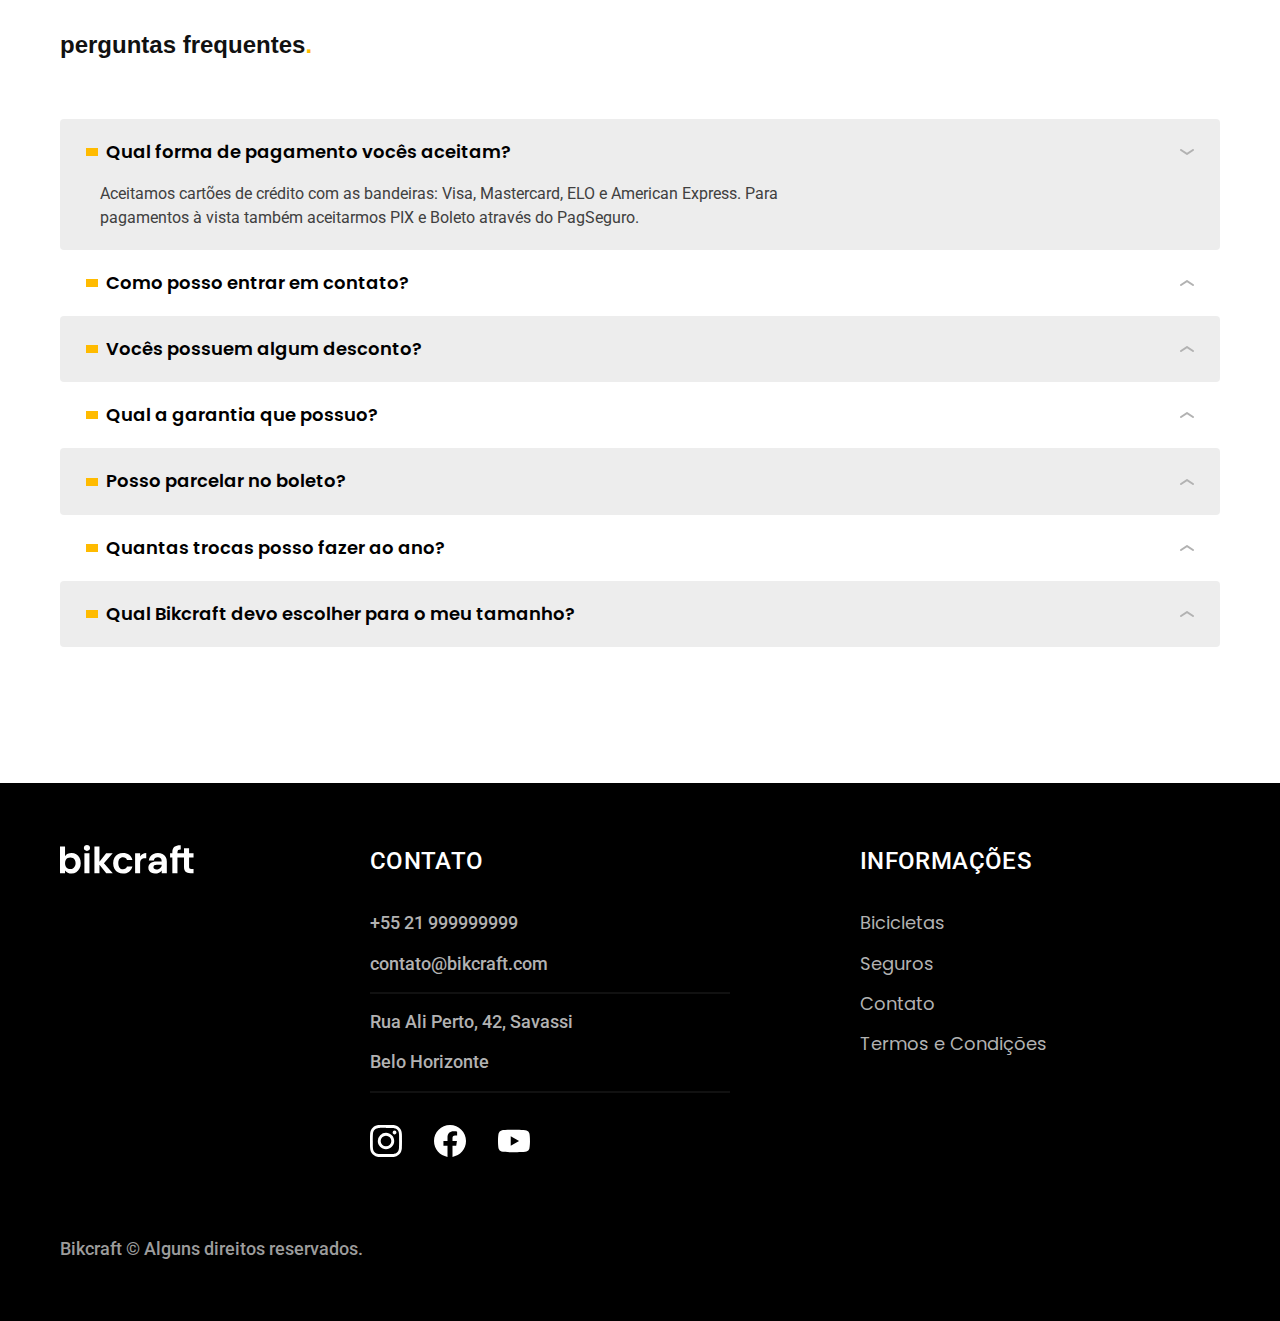
<file: seguros.html>
<!DOCTYPE html>
<html lang="en">
  <head>
    <meta charset="UTF-8" />
    <meta name="viewport" content="width=device-width, initial-scale=1.0" />
    <meta name="description" content="Seguros" />

    <link rel="icon" href="./favicon.svg" type="image/svg+xml" />
    <link rel="preload" href="../css/style.min.css" as="style" />
    <link rel="stylesheet" href="../css/style.min.css" />

    <link rel="preconnect" href="https://fonts.googleapis.com" />
    <link rel="preconnect" href="https://fonts.gstatic.com" crossorigin />
    <link
      href="https://fonts.googleapis.com/css2?family=Merriweather:ital,wght@1,900&family=Poppins:wght@500;600&family=Roboto:wght@400;500&display=swap"
      rel="stylesheet"
    />
    <title>Seguros | Bike Shop</title>
    <script>
      document.documentElement.classList.add("js");
    </script>
  </head>
  <body id="seguros">
    <header class="header-bg">
      <div class="header container">
        <a href="./">
          <img src="./img/bikcraft.svg" alt="Bikcraft" />
        </a>

        <nav aria-label="primaria">
          <ul class="header-menu font-1-m cor-0">
            <li><a href="./bikes.html">Bicicletas</a></li>
            <li><a href="./seguros.html">Seguros</a></li>
            <li><a href="./contato.html">Contato</a></li>
            <li>
              <a
                href="https://portfolio-six-green-64.vercel.app"
                target="_blank"
                >Desenvolvedor</a
              >
            </li>
          </ul>
        </nav>
      </div>
    </header>

    <main class="seguros-bg">
      <div class="titulo-bg">
        <div class="titulo container">
          <p class="font-2-l-b cor-5">escolha o seguro</p>
          <h1 class="font-1-xxl cor-0">
            você seguro<span class="cor-p1">.</span>
          </h1>
        </div>
      </div>

      <div class="seguros container">
        <div class="seguros-item fadeInLeft" data-anime="300">
          <h3 class="font-1-xl cor-6">Prata</h3>
          <span class="font-1-xl cor-0"
            >R$ 199 <span class="font-1-xs cor-6">mensal</span></span
          >

          <ul class="font-2-m cor-0">
            <li>Duas trocas por ano</li>
            <li>Assistência técnica</li>
            <li>Suporte 08h às 18h</li>
            <li>Cobertura estatudal</li>
          </ul>
          <a
            class="botao secundario"
            href="./orcamento.html?tipo=seguro&produto=prata"
            >Inscreva-se</a
          >
        </div>

        <div class="seguros-item fadeInRight" data-anime="500">
          <h3 class="font-1-xl cor-p1">Ouro</h3>
          <span class="font-1-xl cor-0"
            >R$ 299 <span class="font-1-xs cor-6">mensal</span></span
          >

          <ul class="font-2-m cor-0">
            <li>Cinco trocas por ano</li>
            <li>Assistência especial</li>
            <li>Suporte 24h</li>
            <li>Cobertura nacional</li>
            <li>Desconto em parceiros</li>
            <li>Acesso ao clube Bikecraft</li>
          </ul>
          <a class="botao" href="./orcamento.html?tipo=seguro&produto=ouro"
            >Inscreva-se</a
          >
        </div>
      </div>
    </main>

    <article class="vantagens-bg">
      <div class="vantagens container">
        <h2 class="font-1-xxl cor-0">vantagens<span class="cor-p1">.</span></h2>
        <ul>
          <li>
            <img src="./img/icones/eletrica.svg" alt="" />
            <h3 class="font-1-l cor-0">Reparo Elétrico</h3>
            <p class="font-2-s cor-5">
              Garantimos o reparo completo do seu motor em caso de falhas.
              Sabemos que falhas são raras, mas estamos aqui para caso ocorra.
            </p>
          </li>

          <li>
            <img src="./img/icones/carbono.svg" alt="" />
            <h3 class="font-1-l cor-0">Quadros</h3>
            <p class="font-2-s cor-5">
              Nossos quadros são feitos para durar para sempre. Mas caso algo
              ocorra, ficamos felizes em reparar.
            </p>
          </li>

          <li>
            <img src="./img/icones/sustentavel.svg" alt="" />
            <h3 class="font-1-l cor-0">Sustentável</h3>
            <p class="font-2-s cor-5">
              Trabalhamos com a filosofia de desperdício zero. Qualquer parte
              defeituosa é reciclada e reutilizada em outro projeto.
            </p>
          </li>

          <li>
            <img src="./img/icones/rastreador.svg" alt="" />
            <h3 class="font-1-l cor-0">Recuperação</h3>
            <p class="font-2-s cor-5">
              Utilizamos o GPS da sua Bikcraft em conjunto com especialistas em
              segurança para efetuarmos a recuperação.
            </p>
          </li>

          <li>
            <img src="./img/icones/seguro.svg" alt="" />
            <h3 class="font-1-l cor-0">Segurança</h3>
            <p class="font-2-s cor-5">
              Com o seguro Bikcraft você pode ficar tranquilo em saber que o seu
              dinheiro não será perdido em casos de roubo.
            </p>
          </li>

          <li>
            <img src="./img/icones/velocidade.svg" alt="" />
            <h3 class="font-1-l cor-0">Rapidez</h3>
            <p class="font-2-s cor-5">
              A sua Bikcraft ficará pronta para uso no mesmo dia, caso você
              traga ela para ser reparada em uma das filiais.
            </p>
          </li>
        </ul>
      </div>
    </article>

    <article class="perguntas container">
      <h2 class="font-1-xxl">
        perguntas frequentes<span class="cor-p1">.</span>
      </h2>

      <dl>
        <div>
          <dt>
            <button
              class="font-1-m-b"
              aria-controls="pergunta1"
              aria-expanded="true"
            >
              Qual forma de pagamento vocês aceitam?
            </button>
          </dt>
          <dd id="pergunta1" class="font-2-s cor-9 ativo">
            Aceitamos cartões de crédito com as bandeiras: Visa, Mastercard, ELO
            e American Express. Para pagamentos à vista também aceitarmos PIX e
            Boleto através do PagSeguro.
          </dd>
        </div>

        <div>
          <dt class="font-1-m-b">
            <button
              class="font-1-m-b"
              aria-controls="pergunta2"
              aria-expanded="false"
            >
              Como posso entrar em contato?
            </button>
          </dt>
          <dd id="pergunta2" class="font-2-s cor-9">
            Aceitamos cartões de crédito com as bandeiras: Visa, Mastercard, ELO
            e American Express. Para pagamentos à vista também aceitarmos PIX e
            Boleto através do PagSeguro.
          </dd>
        </div>

        <div>
          <dt class="font-1-m-b">
            <button
              class="font-1-m-b"
              aria-controls="pergunta3"
              aria-expanded="false"
            >
              Vocês possuem algum desconto?
            </button>
          </dt>
          <dd id="pergunta3" class="font-2-s cor-9">
            Aceitamos cartões de crédito com as bandeiras: Visa, Mastercard, ELO
            e American Express. Para pagamentos à vista também aceitarmos PIX e
            Boleto através do PagSeguro.
          </dd>
        </div>

        <div>
          <dt class="font-1-m-b">
            <button
              class="font-1-m-b"
              aria-controls="pergunta4"
              aria-expanded="false"
            >
              Qual a garantia que possuo?
            </button>
          </dt>
          <dd id="pergunta4" class="font-2-s cor-9">
            Aceitamos cartões de crédito com as bandeiras: Visa, Mastercard, ELO
            e American Express. Para pagamentos à vista também aceitarmos PIX e
            Boleto através do PagSeguro.
          </dd>
        </div>

        <div>
          <dt class="font-1-m-b">
            <button
              class="font-1-m-b"
              aria-controls="pergunta5"
              aria-expanded="false"
            >
              Posso parcelar no boleto?
            </button>
          </dt>
          <dd id="pergunta5" class="font-2-s cor-9">
            Aceitamos cartões de crédito com as bandeiras: Visa, Mastercard, ELO
            e American Express. Para pagamentos à vista também aceitarmos PIX e
            Boleto através do PagSeguro.
          </dd>
        </div>

        <div>
          <dt class="font-1-m-b">
            <button
              class="font-1-m-b"
              aria-controls="pergunta6"
              aria-expanded="false"
            >
              Quantas trocas posso fazer ao ano?
            </button>
          </dt>
          <dd id="pergunta6" class="font-2-s cor-9">
            Aceitamos cartões de crédito com as bandeiras: Visa, Mastercard, ELO
            e American Express. Para pagamentos à vista também aceitarmos PIX e
            Boleto através do PagSeguro.
          </dd>
        </div>

        <div>
          <dt class="font-1-m-b">
            <button
              class="font-1-m-b"
              aria-controls="pergunta7"
              aria-expanded="false"
            >
              Qual Bikcraft devo escolher para o meu tamanho?
            </button>
          </dt>
          <dd id="pergunta7" class="font-2-s cor-9">
            Aceitamos cartões de crédito com as bandeiras: Visa, Mastercard, ELO
            e American Express. Para pagamentos à vista também aceitarmos PIX e
            Boleto através do PagSeguro.
          </dd>
        </div>
      </dl>
    </article>

    <footer class="footer-bg">
      <div class="footer container">
        <img src="./img/bikcraft.svg" alt="Bikcraft" />

        <div class="footer-contato">
          <h3 class="font-2-l-b cor-0">Contato</h3>
          <ul class="font-2-m cor-5">
            <li><a href="tel:+55 21 999999999">+55 21 999999999</a></li>
            <li>
              <a href="mailto:contato@bikcraft.com">contato@bikcraft.com</a>
            </li>
            <li>Rua Ali Perto, 42, Savassi</li>
            <li>Belo Horizonte</li>
          </ul>

          <div class="footer-redes">
            <a href="./"
              ><img src="./img/redes/instagram.svg" alt="Instagram"
            /></a>
            <a href="./"
              ><img src="./img/redes/facebook.svg" alt="Facebook"
            /></a>
            <a href="./"><img src="./img/redes/youtube.svg" alt="Youtube" /></a>
          </div>
        </div>

        <div class="footer-informacoes">
          <h3 class="font-2-l-b cor-0">Informações</h3>
          <nav>
            <ul class="font-1-m cor-5">
              <li><a href="../bikes.html">Bicicletas</a></li>
              <li><a href="./seguros.html">Seguros</a></li>
              <li><a href="./contato.html">Contato</a></li>
              <li><a href="./termos.html">Termos e Condições</a></li>
            </ul>
          </nav>
        </div>

        <p class="footer-copy font-2-m cor-6">
          Bikcraft © Alguns direitos reservados.
        </p>
      </div>
    </footer>

    <script src="./js/plugins/simple-anime.js"></script>
    <script src="./js/script.js"></script>
  </body>
</html>
</file>
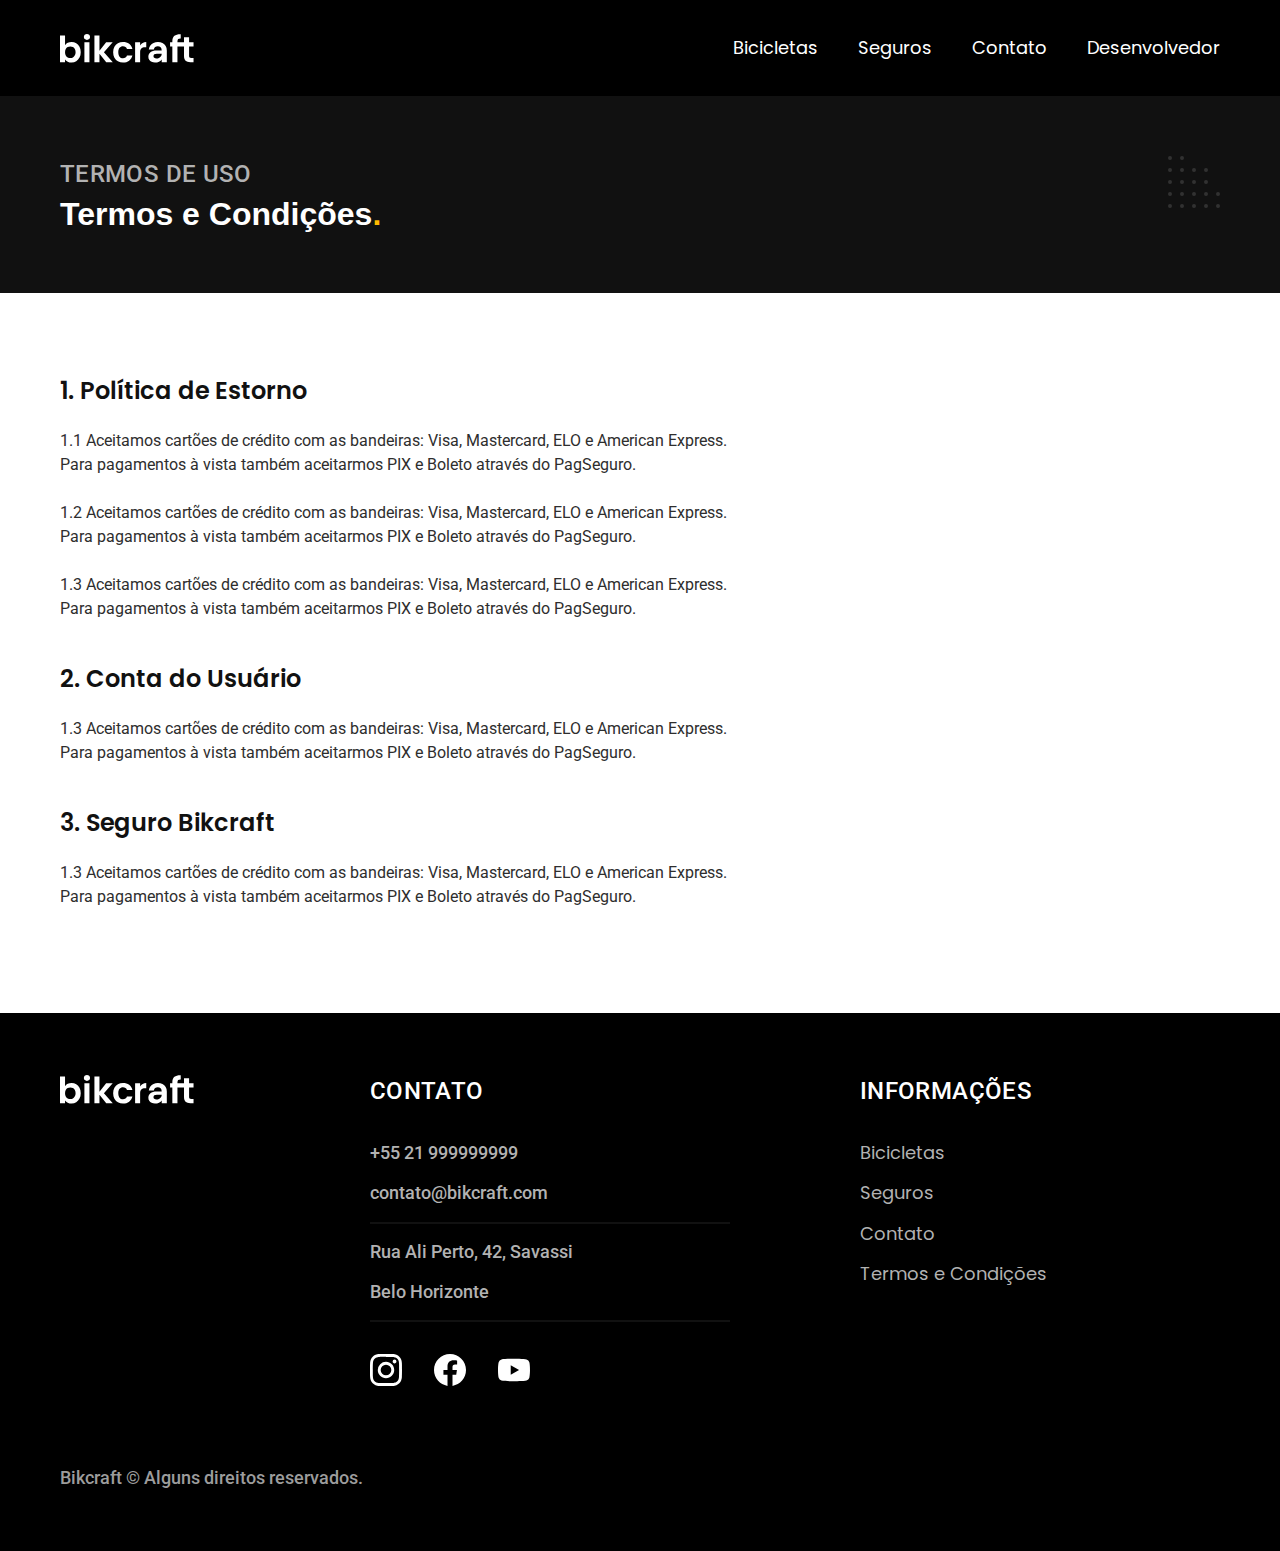
<file: termos.html>
<!DOCTYPE html>
<html lang="en">
  <head>
    <meta charset="UTF-8" />
    <meta name="viewport" content="width=device-width, initial-scale=1.0" />
    <meta name="description" content="Termos e Condições" />

    <link rel="icon" href="./favicon.svg" type="image/svg+xml" />
    <link rel="preload" href="../css/style.min.css" as="style" />
    <link rel="stylesheet" href="../css/style.min.css" />

    <link rel="preconnect" href="https://fonts.googleapis.com" />
    <link rel="preconnect" href="https://fonts.gstatic.com" crossorigin />
    <link
      href="https://fonts.googleapis.com/css2?family=Merriweather:ital,wght@1,900&family=Poppins:wght@500;600&family=Roboto:wght@400;500&display=swap"
      rel="stylesheet"
    />
    <title>Termos e Condições | Bike Shop</title>
    <script>
      document.documentElement.classList.add("js");
    </script>
  </head>
  <body id="termos">
    <header class="header-bg">
      <div class="header container">
        <a href="./">
          <img src="./img/bikcraft.svg" alt="Bikcraft" />
        </a>

        <nav aria-label="primaria">
          <ul class="header-menu font-1-m cor-0">
            <li><a href="./bikes.html">Bicicletas</a></li>
            <li><a href="./seguros.html">Seguros</a></li>
            <li><a href="./contato.html">Contato</a></li>
            <li>
              <a
                href="https://portfolio-six-green-64.vercel.app"
                target="_blank"
                >Desenvolvedor</a
              >
            </li>
          </ul>
        </nav>
      </div>
    </header>

    <main>
      <div class="titulo-bg">
        <div class="titulo container">
          <p class="font-2-l-b cor-5">Termos de uso</p>
          <h1 class="font-1-xxl cor-0">
            Termos e Condições<span class="cor-p1">.</span>
          </h1>
        </div>
      </div>

      <div class="termos container font-2-s cor-10">
        <h2 class="font-1-l cor-11">1. Política de Estorno</h2>
        <p>
          1.1 Aceitamos cartões de crédito com as bandeiras: Visa, Mastercard,
          ELO e American Express. Para pagamentos à vista também aceitarmos PIX
          e Boleto através do PagSeguro.
        </p>

        <p>
          1.2 Aceitamos cartões de crédito com as bandeiras: Visa, Mastercard,
          ELO e American Express. Para pagamentos à vista também aceitarmos PIX
          e Boleto através do PagSeguro.
        </p>

        <p>
          1.3 Aceitamos cartões de crédito com as bandeiras: Visa, Mastercard,
          ELO e American Express. Para pagamentos à vista também aceitarmos PIX
          e Boleto através do PagSeguro.
        </p>

        <h2 class="font-1-l cor-11">2. Conta do Usuário</h2>
        <p>
          1.3 Aceitamos cartões de crédito com as bandeiras: Visa, Mastercard,
          ELO e American Express. Para pagamentos à vista também aceitarmos PIX
          e Boleto através do PagSeguro.
        </p>

        <h2 class="font-1-l cor-11">3. Seguro Bikcraft</h2>
        <p>
          1.3 Aceitamos cartões de crédito com as bandeiras: Visa, Mastercard,
          ELO e American Express. Para pagamentos à vista também aceitarmos PIX
          e Boleto através do PagSeguro.
        </p>
      </div>
    </main>

    <footer class="footer-bg">
      <div class="footer container">
        <img src="./img/bikcraft.svg" alt="Bikcraft" />

        <div class="footer-contato">
          <h3 class="font-2-l-b cor-0">Contato</h3>
          <ul class="font-2-m cor-5">
            <li><a href="tel:+55 21 999999999">+55 21 999999999</a></li>
            <li>
              <a href="mailto:contato@bikcraft.com">contato@bikcraft.com</a>
            </li>
            <li>Rua Ali Perto, 42, Savassi</li>
            <li>Belo Horizonte</li>
          </ul>

          <div class="footer-redes">
            <a href="./"
              ><img src="./img/redes/instagram.svg" alt="Instagram"
            /></a>
            <a href="./"
              ><img src="./img/redes/facebook.svg" alt="Facebook"
            /></a>
            <a href="./"><img src="./img/redes/youtube.svg" alt="Youtube" /></a>
          </div>
        </div>

        <div class="footer-informacoes">
          <h3 class="font-2-l-b cor-0">Informações</h3>
          <nav>
            <ul class="font-1-m cor-5">
              <li><a href="../bikes.html">Bicicletas</a></li>
              <li><a href="./seguros.html">Seguros</a></li>
              <li><a href="./contato.html">Contato</a></li>
              <li><a href="./termos.html">Termos e Condições</a></li>
            </ul>
          </nav>
        </div>

        <p class="footer-copy font-2-m cor-6">
          Bikcraft © Alguns direitos reservados.
        </p>
      </div>
    </footer>

    <script src="./js/script.js"></script>
  </body>
</html>
</file>
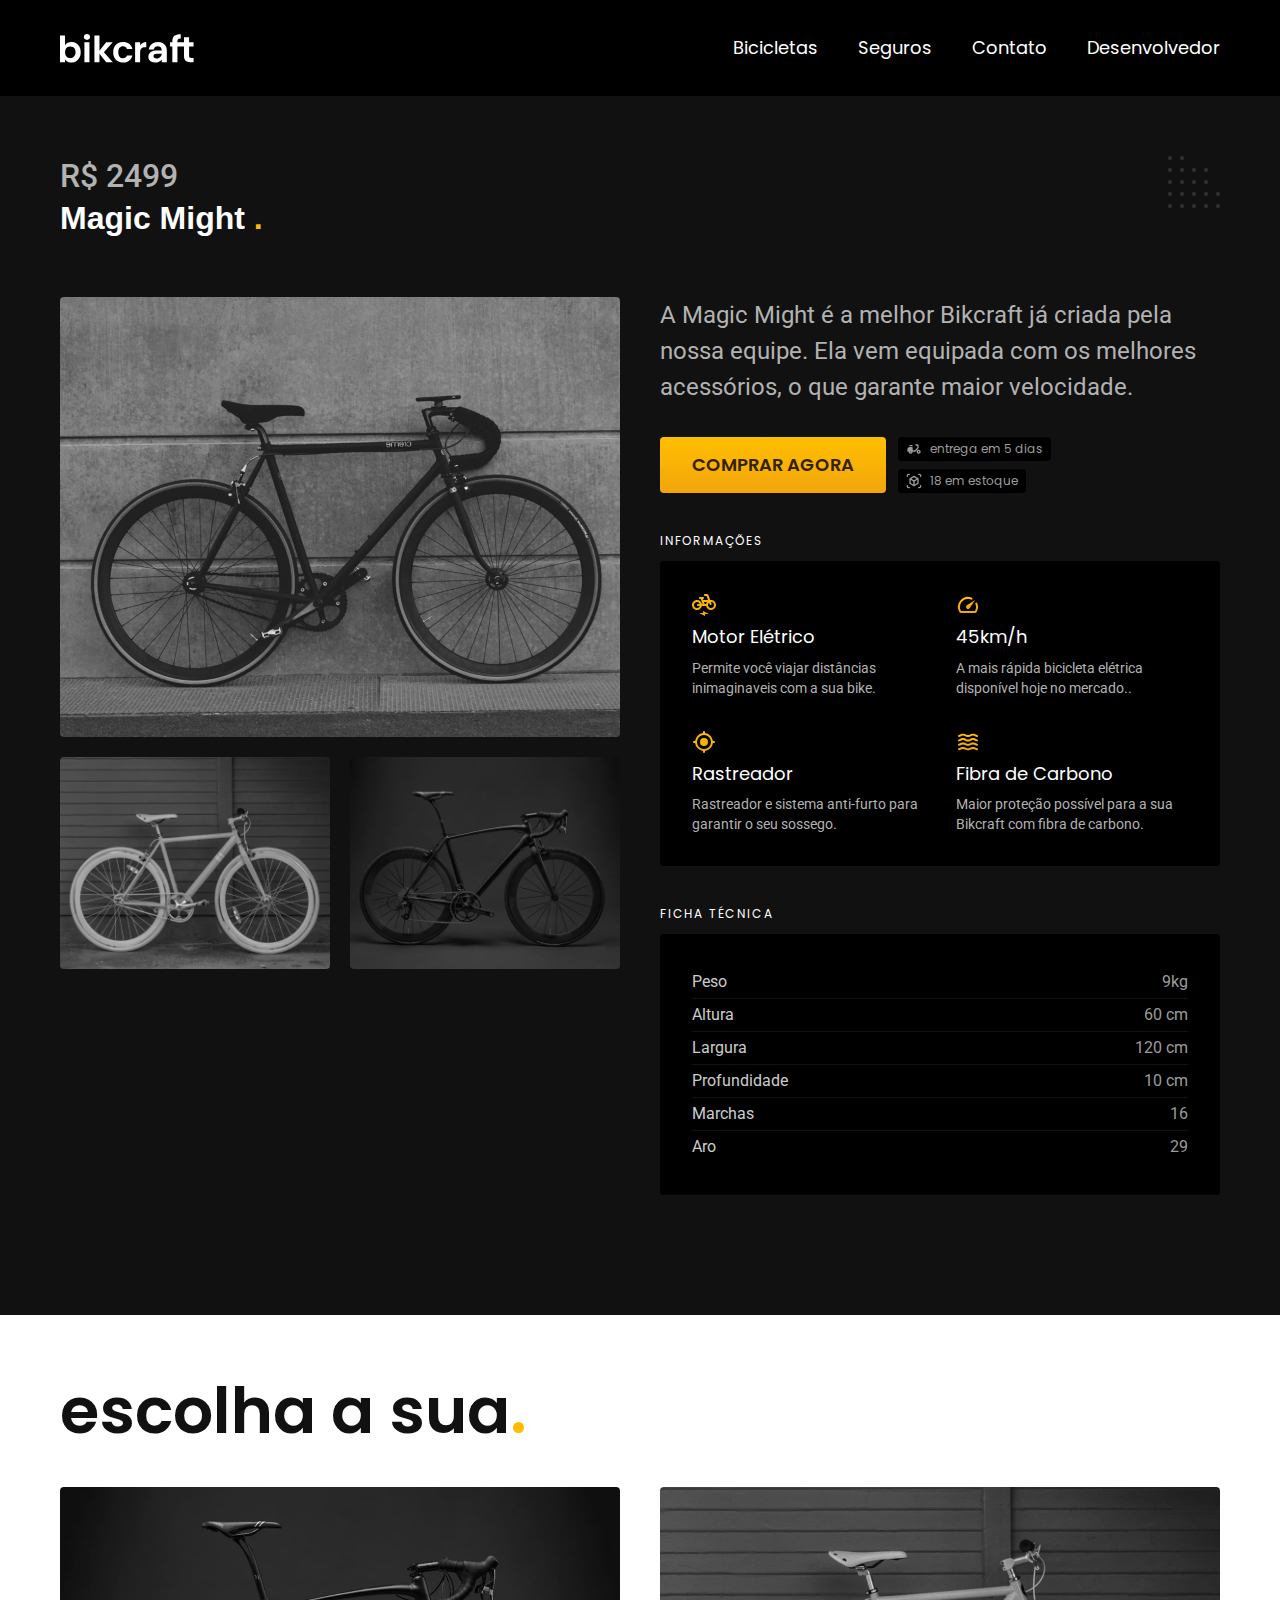
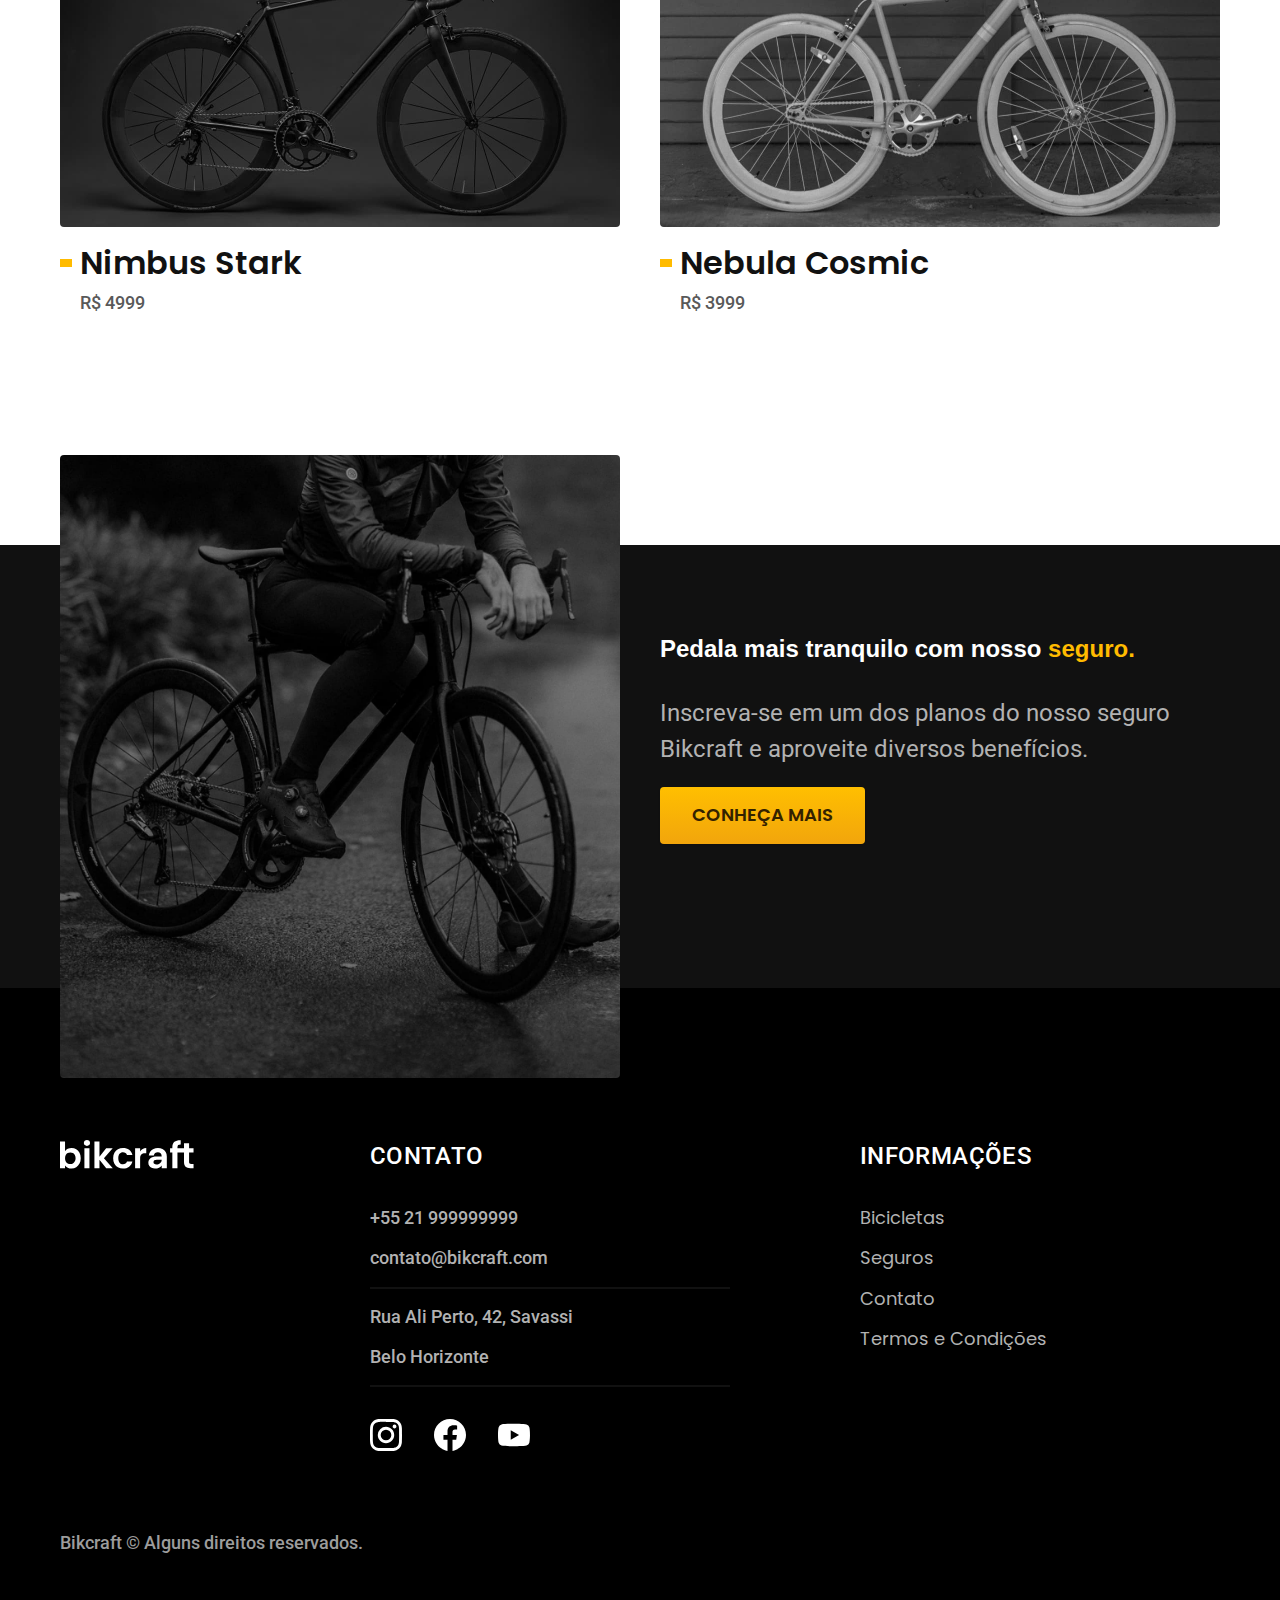
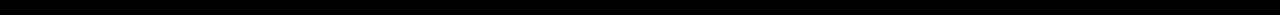
<file: bikes/magic.html>
<!DOCTYPE html>
<html lang="en">
  <head>
    <meta charset="UTF-8" />
    <meta name="viewport" content="width=device-width, initial-scale=1.0" />
    <meta name="description" content="Termos e Condições" />

    <link rel="icon" href="../favicon.svg" type="image/svg+xml" />
    <link rel="preload" href="../css/style.min.css" as="style" />
    <link rel="stylesheet" href="../css/style.min.css" />

    <link rel="preconnect" href="https://fonts.googleapis.com" />
    <link rel="preconnect" href="https://fonts.gstatic.com" crossorigin />
    <link
      href="https://fonts.googleapis.com/css2?family=Merriweather:ital,wght@1,900&family=Poppins:wght@500;600&family=Roboto:wght@400;500&display=swap"
      rel="stylesheet"
    />
    <title>Magic Might | Bike Shop</title>
    <script>
      document.documentElement.classList.add("js");
    </script>
  </head>

  <body id="bicicleta">
    <header class="header-bg">
      <div class="header container">
        <a href="../">
          <img src="../img/bikcraft.svg" alt="Bikcraft" />
        </a>

        <nav aria-label="primaria">
          <ul class="header-menu font-1-m cor-0">
            <li><a href="../bikes.html">Bicicletas</a></li>
            <li><a href="../seguros.html">Seguros</a></li>
            <li><a href="../contato.html">Contato</a></li>
            <li>
              <a
                href="https://portfolio-six-green-64.vercel.app"
                target="_blank"
                >Desenvolvedor</a
              >
            </li>
          </ul>
        </nav>
      </div>
    </header>

    <main class="titulo-bg">
      <div>
        <div class="titulo container">
          <p class="font-2-xl cor-5">R$ 2499</p>
          <h1 class="font-1-xxl cor-0">
            Magic Might <span class="cor-p1">.</span>
          </h1>
        </div>
      </div>

      <div class="bicicleta container">
        <div class="bicicleta-imagens fadeInLeft" data-anime="300">
          <img src="../img/bicicleta/nimbus2.jpg" alt="" />
          <img src="../img/bicicleta/nimbus3.jpg" alt="" />
          <img src="../img/bicicleta/nimbus1.jpg" alt="" />
        </div>

        <div class="bicicleta-conteudo fadeInRight" data-anime="400">
          <p class="font-2-l cor-5">
            A Magic Might é a melhor Bikcraft já criada pela nossa equipe. Ela
            vem equipada com os melhores acessórios, o que garante maior
            velocidade.
          </p>

          <div class="bicicleta-comprar">
            <a
              class="botao"
              href="../orcamento.html?tipo=bikcraft&produto=magic"
              >Comprar agora</a
            >
            <span class="font-1-xs cor-6">
              <img src="../img/icones/entrega.svg" alt="" /> entrega em 5
              dias</span
            >
            <span class="font-1-xs cor-6">
              <img src="../img/icones/estoque.svg" alt="" /> 18 em estoque</span
            >
          </div>

          <h2 class="font-1-xs cor-0">Informações</h2>
          <ul class="bicicleta-informacoes">
            <li>
              <img src="../img/icones/eletrica.svg" alt="" />
              <h3 class="font-1-m cor-0">Motor Elétrico</h3>
              <p class="font-2-xs cor-5">
                Permite você viajar distâncias inimaginaveis com a sua bike.
              </p>
            </li>

            <li>
              <img src="../img/icones/velocidade.svg" alt="" />
              <h3 class="font-1-m cor-0">45km/h</h3>
              <p class="font-2-xs cor-5">
                A mais rápida bicicleta elétrica disponível hoje no mercado..
              </p>
            </li>

            <li>
              <img src="../img/icones/rastreador.svg" alt="" />
              <h3 class="font-1-m cor-0">Rastreador</h3>
              <p class="font-2-xs cor-5">
                Rastreador e sistema anti-furto para garantir o seu sossego.
              </p>
            </li>

            <li>
              <img src="../img/icones/carbono.svg" alt="" />
              <h3 class="font-1-m cor-0">Fibra de Carbono</h3>
              <p class="font-2-xs cor-5">
                Maior proteção possível para a sua Bikcraft com fibra de
                carbono.
              </p>
            </li>
          </ul>

          <h2 class="font-1-xs cor-0">Ficha Técnica</h2>
          <ul class="bicicleta-ficha font-2-s cor-4">
            <li>Peso <span>9kg</span></li>
            <li>Altura <span>60 cm</span></li>
            <li>Largura <span>120 cm</span></li>
            <li>Profundidade <span>10 cm</span></li>
            <li>Marchas <span>16</span></li>
            <li>Aro <span>29</span></li>
          </ul>
        </div>
      </div>
    </main>

    <article class="bicicletas-lista container">
      <h2 class="font-1-xll">escolha a sua<span class="cor-p1">.</span></h2>

      <ul>
        <li>
          <a href="./nimbus.html">
            <img src="../img/bicicletas/nimbus.jpg" alt="Bicicleta preta" />
            <h3 class="font-1-xl">Nimbus Stark</h3>
            <span class="font-2-m cor-8">R$ 4999</span>
          </a>
        </li>

        <li>
          <a href="./nebula.html">
            <img src="../img/bicicletas/nebula.jpg" alt="Bicicleta preta" />
            <h3 class="font-1-xl">Nebula Cosmic</h3>
            <span class="font-2-m cor-8">R$ 3999</span>
          </a>
        </li>
      </ul>
    </article>

    <article class="seguro-bg">
      <div class="seguro container">
        <div class="seguro-imagem">
          <img src="../img/fotos/seguros.jpg" alt="" />
        </div>

        <div class="seguro-conteudo">
          <h2 class="font-1-xxl cor-0">
            Pedala mais tranquilo com nosso
            <span class="cor-p1">seguro.</span>
          </h2>
          <p class="font-2-l cor-5">
            Inscreva-se em um dos planos do nosso seguro Bikcraft e aproveite
            diversos benefícios.
          </p>
          <a class="botao" href="../seguros.html">Conheça mais</a>
        </div>
      </div>
    </article>

    <footer class="footer-bg">
      <div class="footer container">
        <img src="../img/bikcraft.svg" alt="Bikcraft" />

        <div class="footer-contato">
          <h3 class="font-2-l-b cor-0">Contato</h3>
          <ul class="font-2-m cor-5">
            <li><a href="tel:+55 21 999999999">+55 21 999999999</a></li>
            <li>
              <a href="mailto:contato@bikcraft.com">contato@bikcraft.com</a>
            </li>
            <li>Rua Ali Perto, 42, Savassi</li>
            <li>Belo Horizonte</li>
          </ul>

          <div class="footer-redes">
            <a href="../"
              ><img src="../img/redes/instagram.svg" alt="Instagram"
            /></a>
            <a href="../"
              ><img src="../img/redes/facebook.svg" alt="Facebook"
            /></a>
            <a href="../"
              ><img src="../img/redes/youtube.svg" alt="Youtube"
            /></a>
          </div>
        </div>

        <div class="footer-informacoes">
          <h3 class="font-2-l-b cor-0">Informações</h3>
          <nav>
            <ul class="font-1-m cor-5">
              <li><a href="../bicicletas.html">Bicicletas</a></li>
              <li><a href="../seguros.html">Seguros</a></li>
              <li><a href="../contato.html">Contato</a></li>
              <li><a href="../termos.html">Termos e Condições</a></li>
            </ul>
          </nav>
        </div>

        <p class="footer-copy font-2-m cor-6">
          Bikcraft © Alguns direitos reservados.
        </p>
      </div>
    </footer>

    <script src="../js/plugins/simple-anime.js"></script>
    <script src="../js/script.js"></script>
  </body>
</html>
</file>
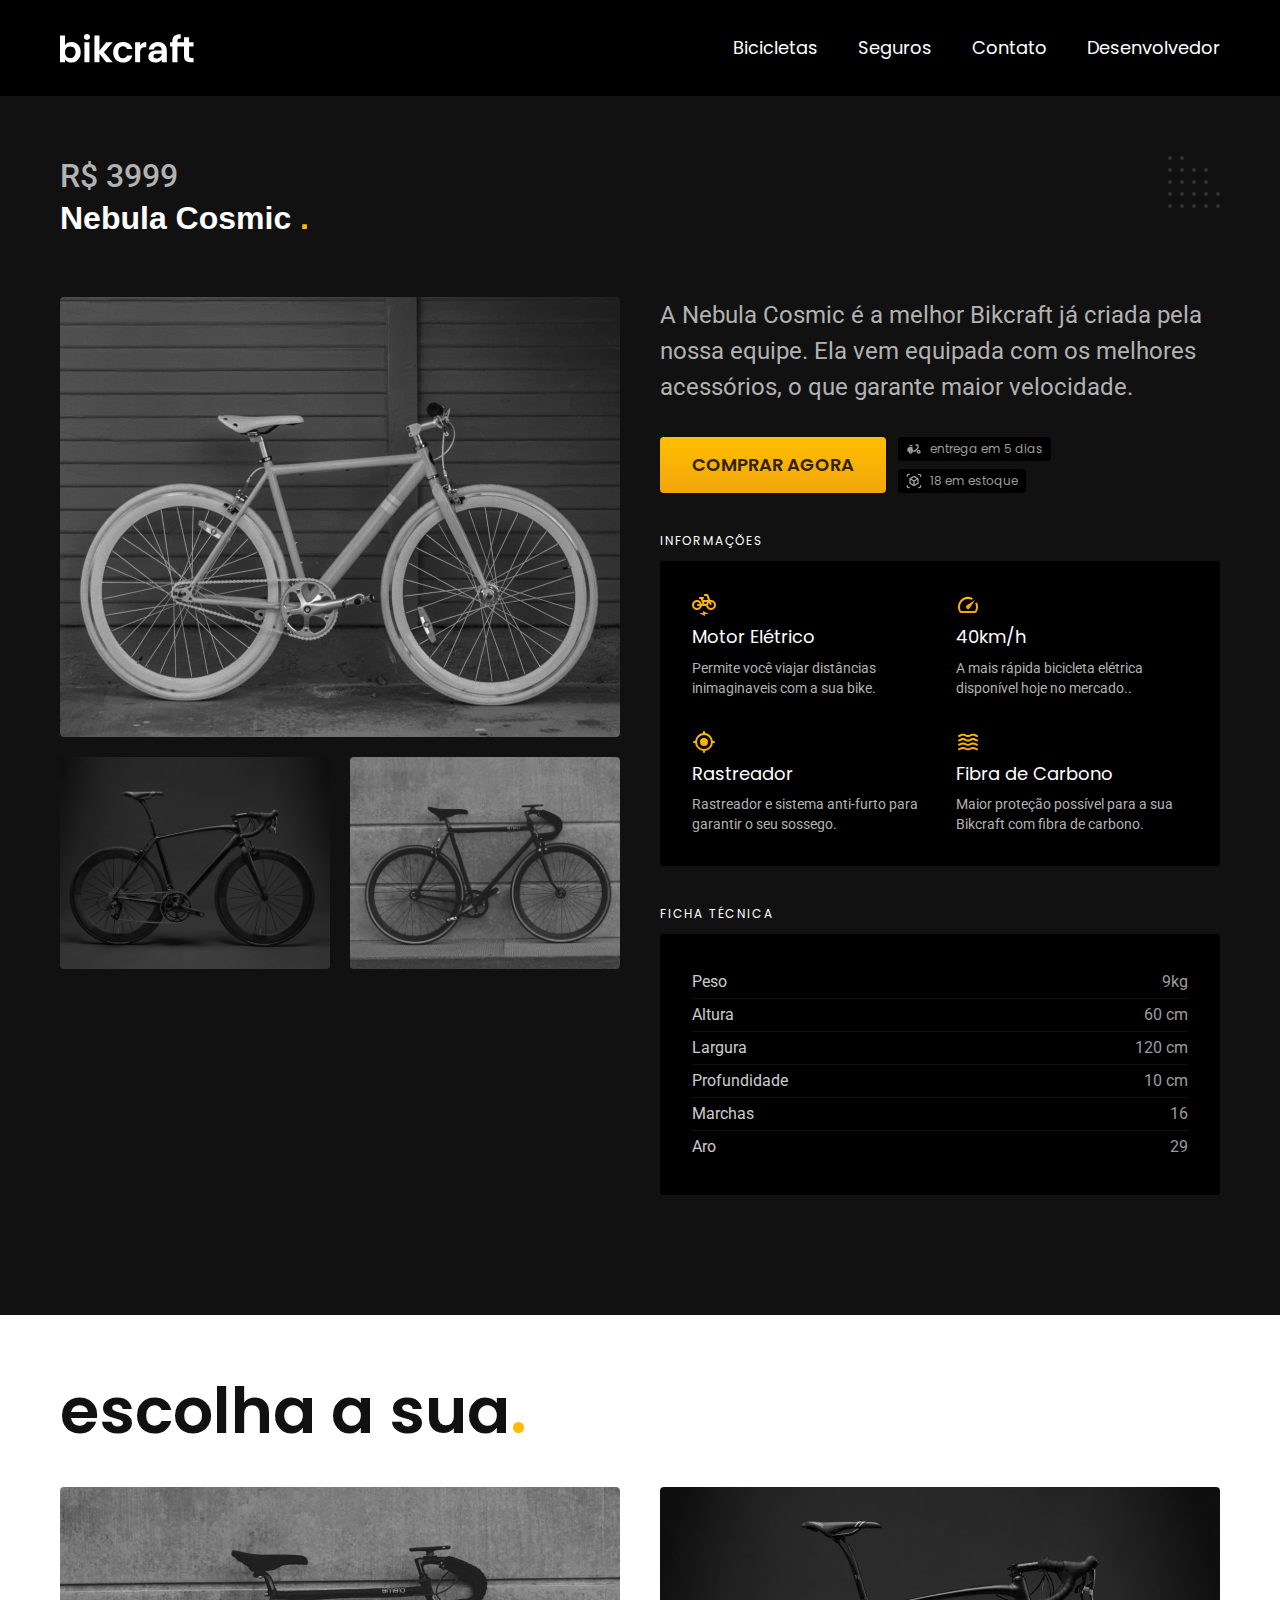
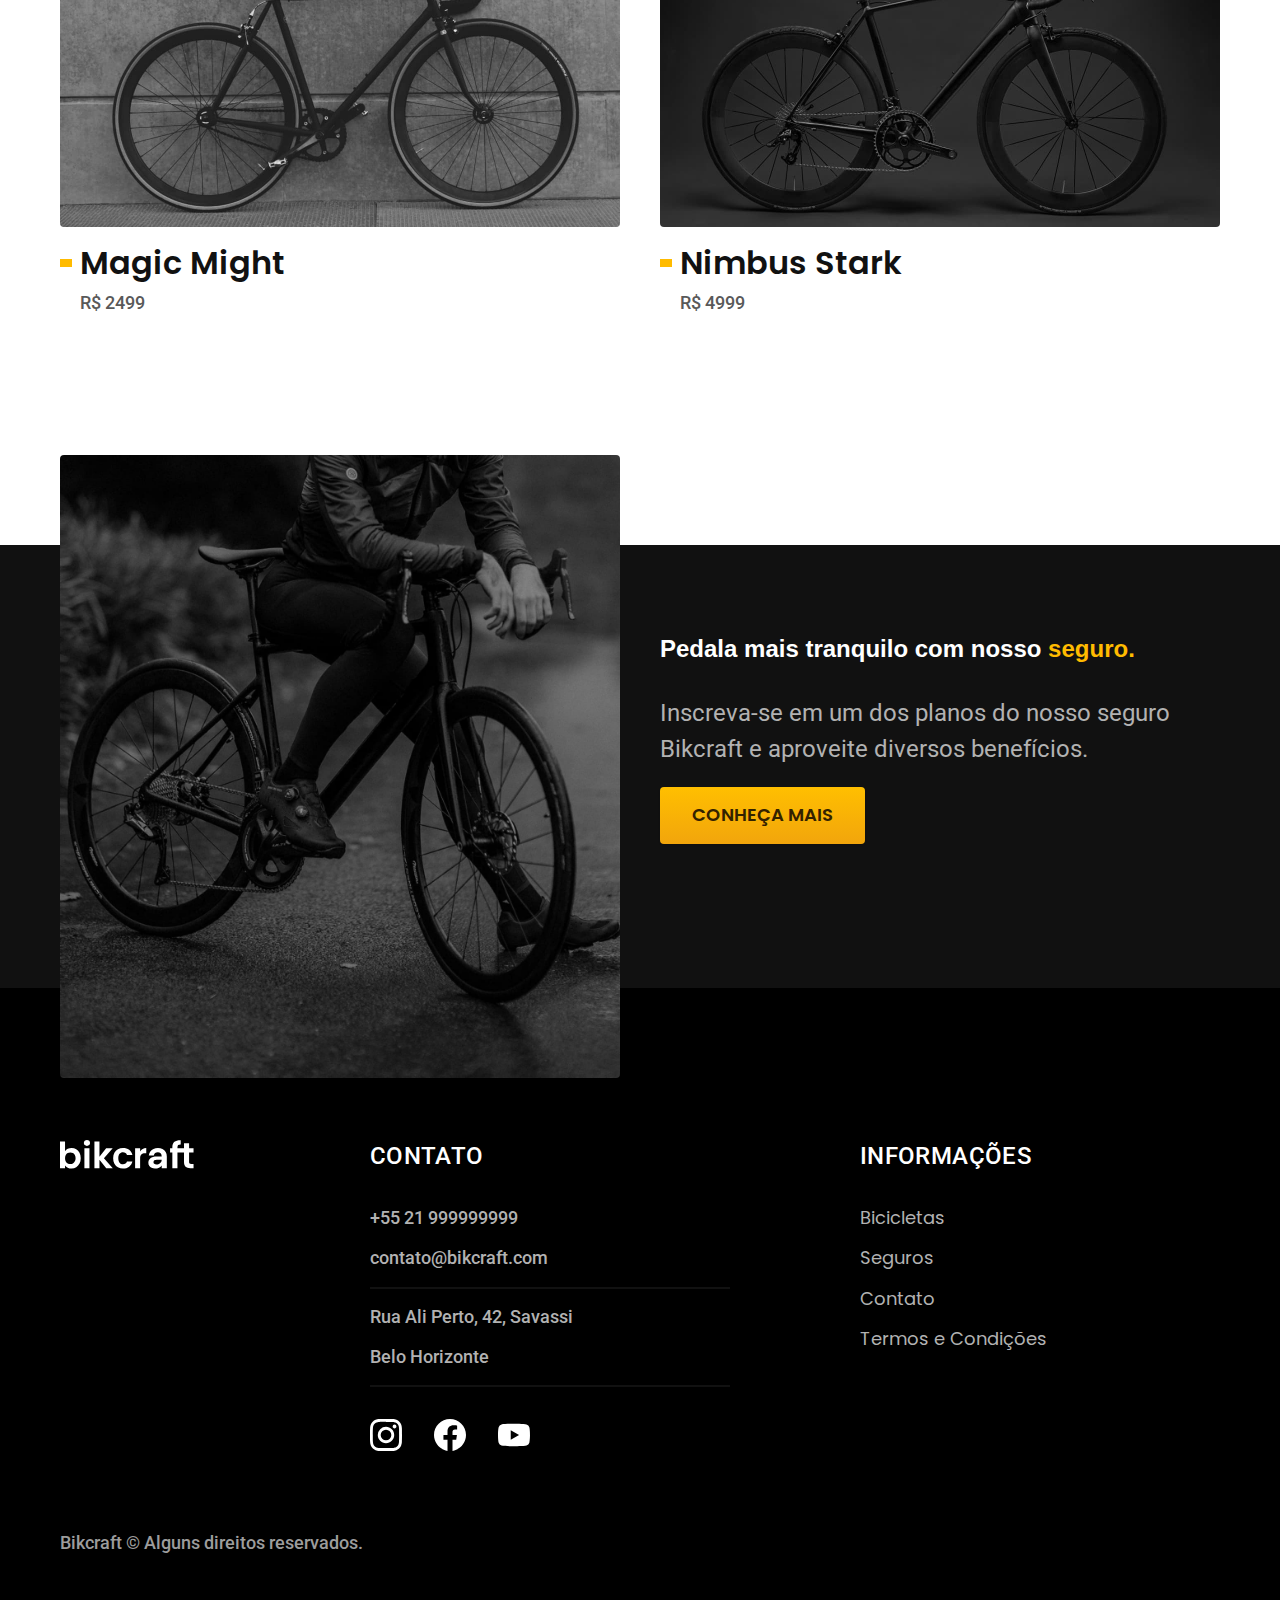
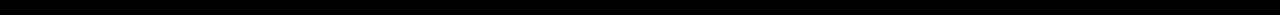
<file: bikes/nebula.html>
<!DOCTYPE html>
<html lang="en">
  <head>
    <meta charset="UTF-8" />
    <meta name="viewport" content="width=device-width, initial-scale=1.0" />
    <meta name="description" content="Termos e Condições" />

    <link rel="icon" href="../favicon.svg" type="image/svg+xml" />
    <link rel="preload" href="../css/style.min.css" as="style" />
    <link rel="stylesheet" href="../css/style.min.css" />

    <link rel="preconnect" href="https://fonts.googleapis.com" />
    <link rel="preconnect" href="https://fonts.gstatic.com" crossorigin />
    <link
      href="https://fonts.googleapis.com/css2?family=Merriweather:ital,wght@1,900&family=Poppins:wght@500;600&family=Roboto:wght@400;500&display=swap"
      rel="stylesheet"
    />
    <title>Nebula Cosmic | Bike Shop</title>
    <script>
      document.documentElement.classList.add("js");
    </script>
  </head>

  <body id="bicicleta">
    <header class="header-bg">
      <div class="header container">
        <a href="../">
          <img src="../img/bikcraft.svg" alt="Bikcraft" />
        </a>

        <nav aria-label="primaria">
          <ul class="header-menu font-1-m cor-0">
            <li><a href="../bikes.html">Bicicletas</a></li>
            <li><a href="../seguros.html">Seguros</a></li>
            <li><a href="../contato.html">Contato</a></li>
            <li>
              <a
                href="https://portfolio-six-green-64.vercel.app"
                target="_blank"
                >Desenvolvedor</a
              >
            </li>
          </ul>
        </nav>
      </div>
    </header>

    <main class="titulo-bg">
      <div>
        <div class="titulo container">
          <p class="font-2-xl cor-5">R$ 3999</p>
          <h1 class="font-1-xxl cor-0">
            Nebula Cosmic <span class="cor-p1">.</span>
          </h1>
        </div>
      </div>

      <div class="bicicleta container">
        <div class="bicicleta-imagens fadeInLeft" data-anime="300">
          <img src="../img/bicicleta/nimbus3.jpg" alt="" />
          <img src="../img/bicicleta/nimbus1.jpg" alt="" />
          <img src="../img/bicicleta/nimbus2.jpg" alt="" />
        </div>

        <div class="bicicleta-conteudo fadeInRight" data-anime="400">
          <p class="font-2-l cor-5">
            A Nebula Cosmic é a melhor Bikcraft já criada pela nossa equipe. Ela
            vem equipada com os melhores acessórios, o que garante maior
            velocidade.
          </p>

          <div class="bicicleta-comprar">
            <a
              class="botao"
              href="../orcamento.html?tipo=bikcraft&produto=nebula"
              >Comprar agora</a
            >
            <span class="font-1-xs cor-6">
              <img src="../img/icones/entrega.svg" alt="" /> entrega em 5
              dias</span
            >
            <span class="font-1-xs cor-6">
              <img src="../img/icones/estoque.svg" alt="" /> 18 em estoque</span
            >
          </div>

          <h2 class="font-1-xs cor-0">Informações</h2>
          <ul class="bicicleta-informacoes">
            <li>
              <img src="../img/icones/eletrica.svg" alt="" />
              <h3 class="font-1-m cor-0">Motor Elétrico</h3>
              <p class="font-2-xs cor-5">
                Permite você viajar distâncias inimaginaveis com a sua bike.
              </p>
            </li>

            <li>
              <img src="../img/icones/velocidade.svg" alt="" />
              <h3 class="font-1-m cor-0">40km/h</h3>
              <p class="font-2-xs cor-5">
                A mais rápida bicicleta elétrica disponível hoje no mercado..
              </p>
            </li>

            <li>
              <img src="../img/icones/rastreador.svg" alt="" />
              <h3 class="font-1-m cor-0">Rastreador</h3>
              <p class="font-2-xs cor-5">
                Rastreador e sistema anti-furto para garantir o seu sossego.
              </p>
            </li>

            <li>
              <img src="../img/icones/carbono.svg" alt="" />
              <h3 class="font-1-m cor-0">Fibra de Carbono</h3>
              <p class="font-2-xs cor-5">
                Maior proteção possível para a sua Bikcraft com fibra de
                carbono.
              </p>
            </li>
          </ul>

          <h2 class="font-1-xs cor-0">Ficha Técnica</h2>
          <ul class="bicicleta-ficha font-2-s cor-4">
            <li>Peso <span>9kg</span></li>
            <li>Altura <span>60 cm</span></li>
            <li>Largura <span>120 cm</span></li>
            <li>Profundidade <span>10 cm</span></li>
            <li>Marchas <span>16</span></li>
            <li>Aro <span>29</span></li>
          </ul>
        </div>
      </div>
    </main>

    <article class="bicicletas-lista container">
      <h2 class="font-1-xll">escolha a sua<span class="cor-p1">.</span></h2>

      <ul>
        <li>
          <a href="./magic.html">
            <img src="../img/bicicletas/magic.jpg" alt="Bicicleta preta" />
            <h3 class="font-1-xl">Magic Might</h3>
            <span class="font-2-m cor-8">R$ 2499</span>
          </a>
        </li>

        <li>
          <a href="./nimbus.html">
            <img src="../img/bicicletas/nimbus.jpg" alt="Bicicleta preta" />
            <h3 class="font-1-xl">Nimbus Stark</h3>
            <span class="font-2-m cor-8">R$ 4999</span>
          </a>
        </li>
      </ul>
    </article>

    <article class="seguro-bg">
      <div class="seguro container">
        <div class="seguro-imagem">
          <img src="../img/fotos/seguros.jpg" alt="" />
        </div>

        <div class="seguro-conteudo">
          <h2 class="font-1-xxl cor-0">
            Pedala mais tranquilo com nosso
            <span class="cor-p1">seguro.</span>
          </h2>
          <p class="font-2-l cor-5">
            Inscreva-se em um dos planos do nosso seguro Bikcraft e aproveite
            diversos benefícios.
          </p>
          <a class="botao" href="../seguros.html">Conheça mais</a>
        </div>
      </div>
    </article>

    <footer class="footer-bg">
      <div class="footer container">
        <img src="../img/bikcraft.svg" alt="Bikcraft" />

        <div class="footer-contato">
          <h3 class="font-2-l-b cor-0">Contato</h3>
          <ul class="font-2-m cor-5">
            <li><a href="tel:+55 21 999999999">+55 21 999999999</a></li>
            <li>
              <a href="mailto:contato@bikcraft.com">contato@bikcraft.com</a>
            </li>
            <li>Rua Ali Perto, 42, Savassi</li>
            <li>Belo Horizonte</li>
          </ul>

          <div class="footer-redes">
            <a href="../"
              ><img src="../img/redes/instagram.svg" alt="Instagram"
            /></a>
            <a href="../"
              ><img src="../img/redes/facebook.svg" alt="Facebook"
            /></a>
            <a href="../"
              ><img src="../img/redes/youtube.svg" alt="Youtube"
            /></a>
          </div>
        </div>

        <div class="footer-informacoes">
          <h3 class="font-2-l-b cor-0">Informações</h3>
          <nav>
            <ul class="font-1-m cor-5">
              <li><a href="../bicicletas.html">Bicicletas</a></li>
              <li><a href="../seguros.html">Seguros</a></li>
              <li><a href="../contato.html">Contato</a></li>
              <li><a href="../termos.html">Termos e Condições</a></li>
            </ul>
          </nav>
        </div>

        <p class="footer-copy font-2-m cor-6">
          Bikcraft © Alguns direitos reservados.
        </p>
      </div>
    </footer>

    <script src="../js/plugins/simple-anime.js"></script>
    <script src="../js/script.js"></script>
  </body>
</html>
</file>
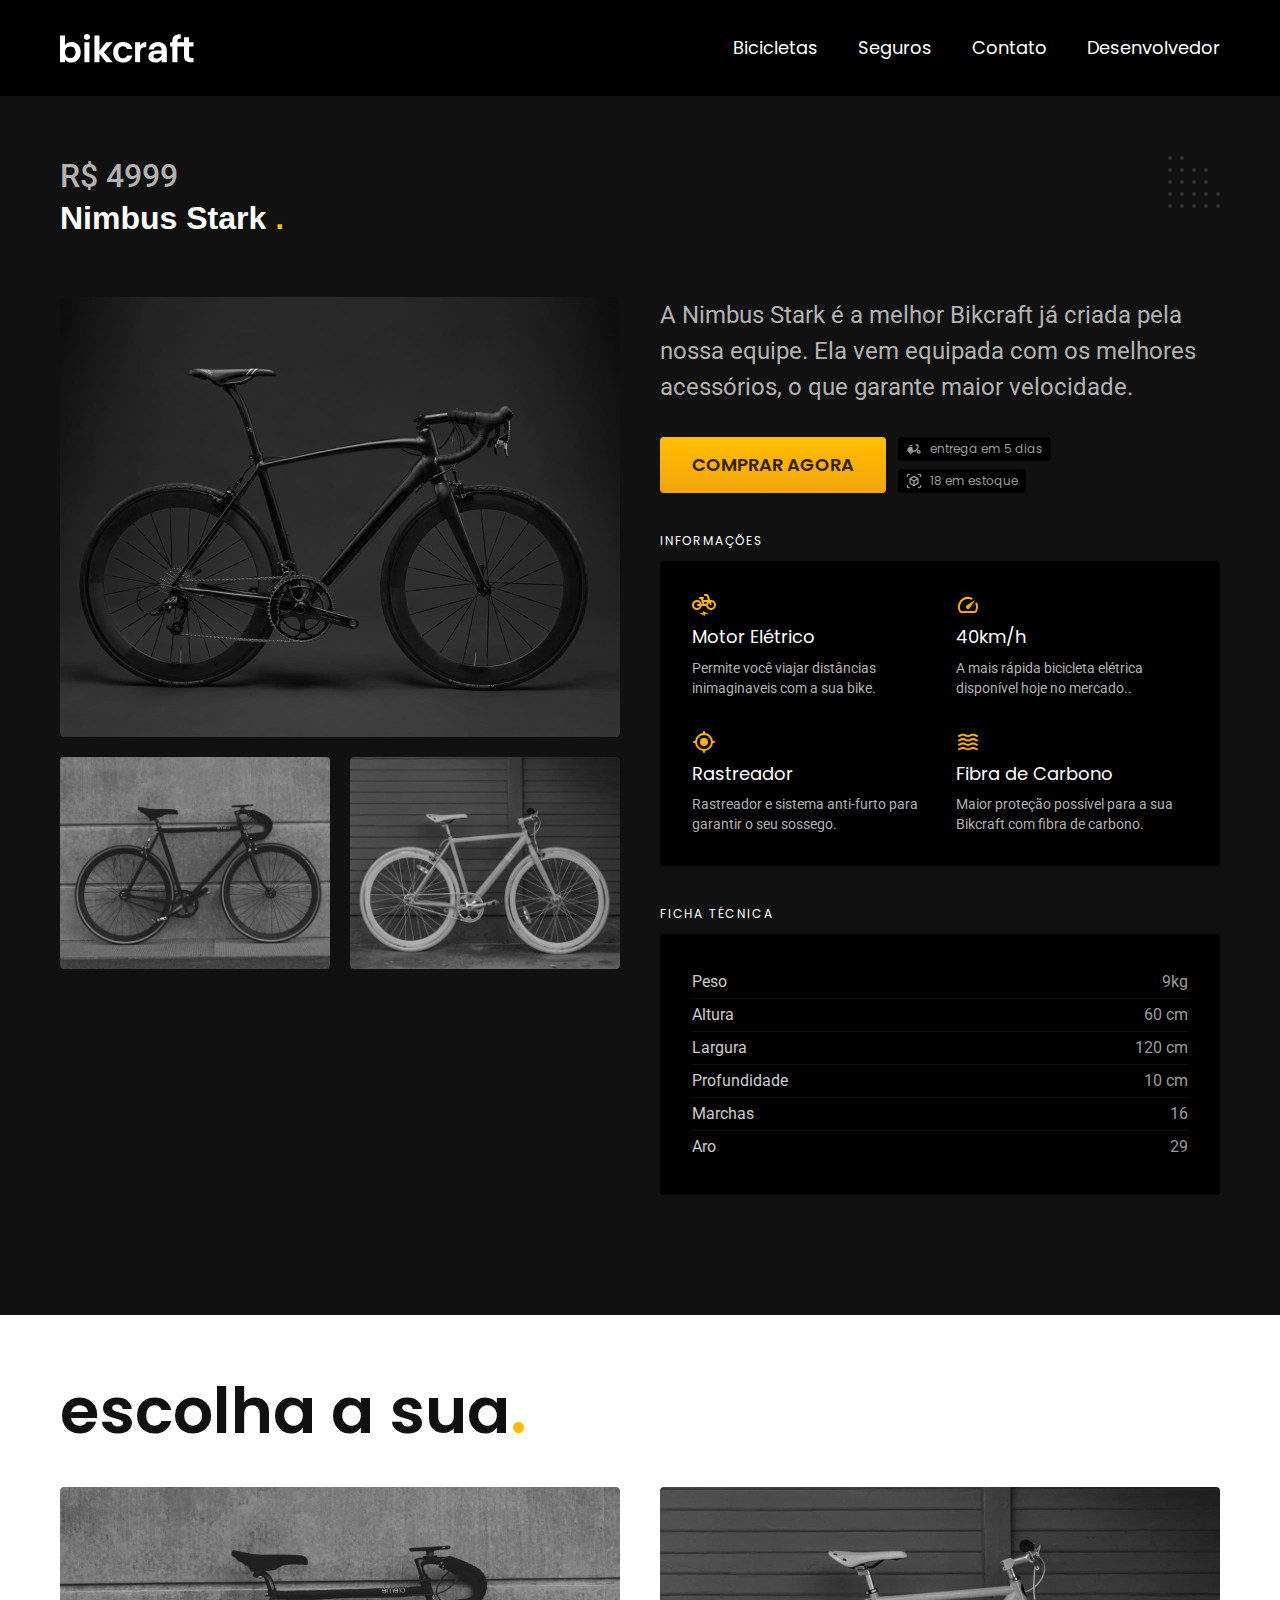
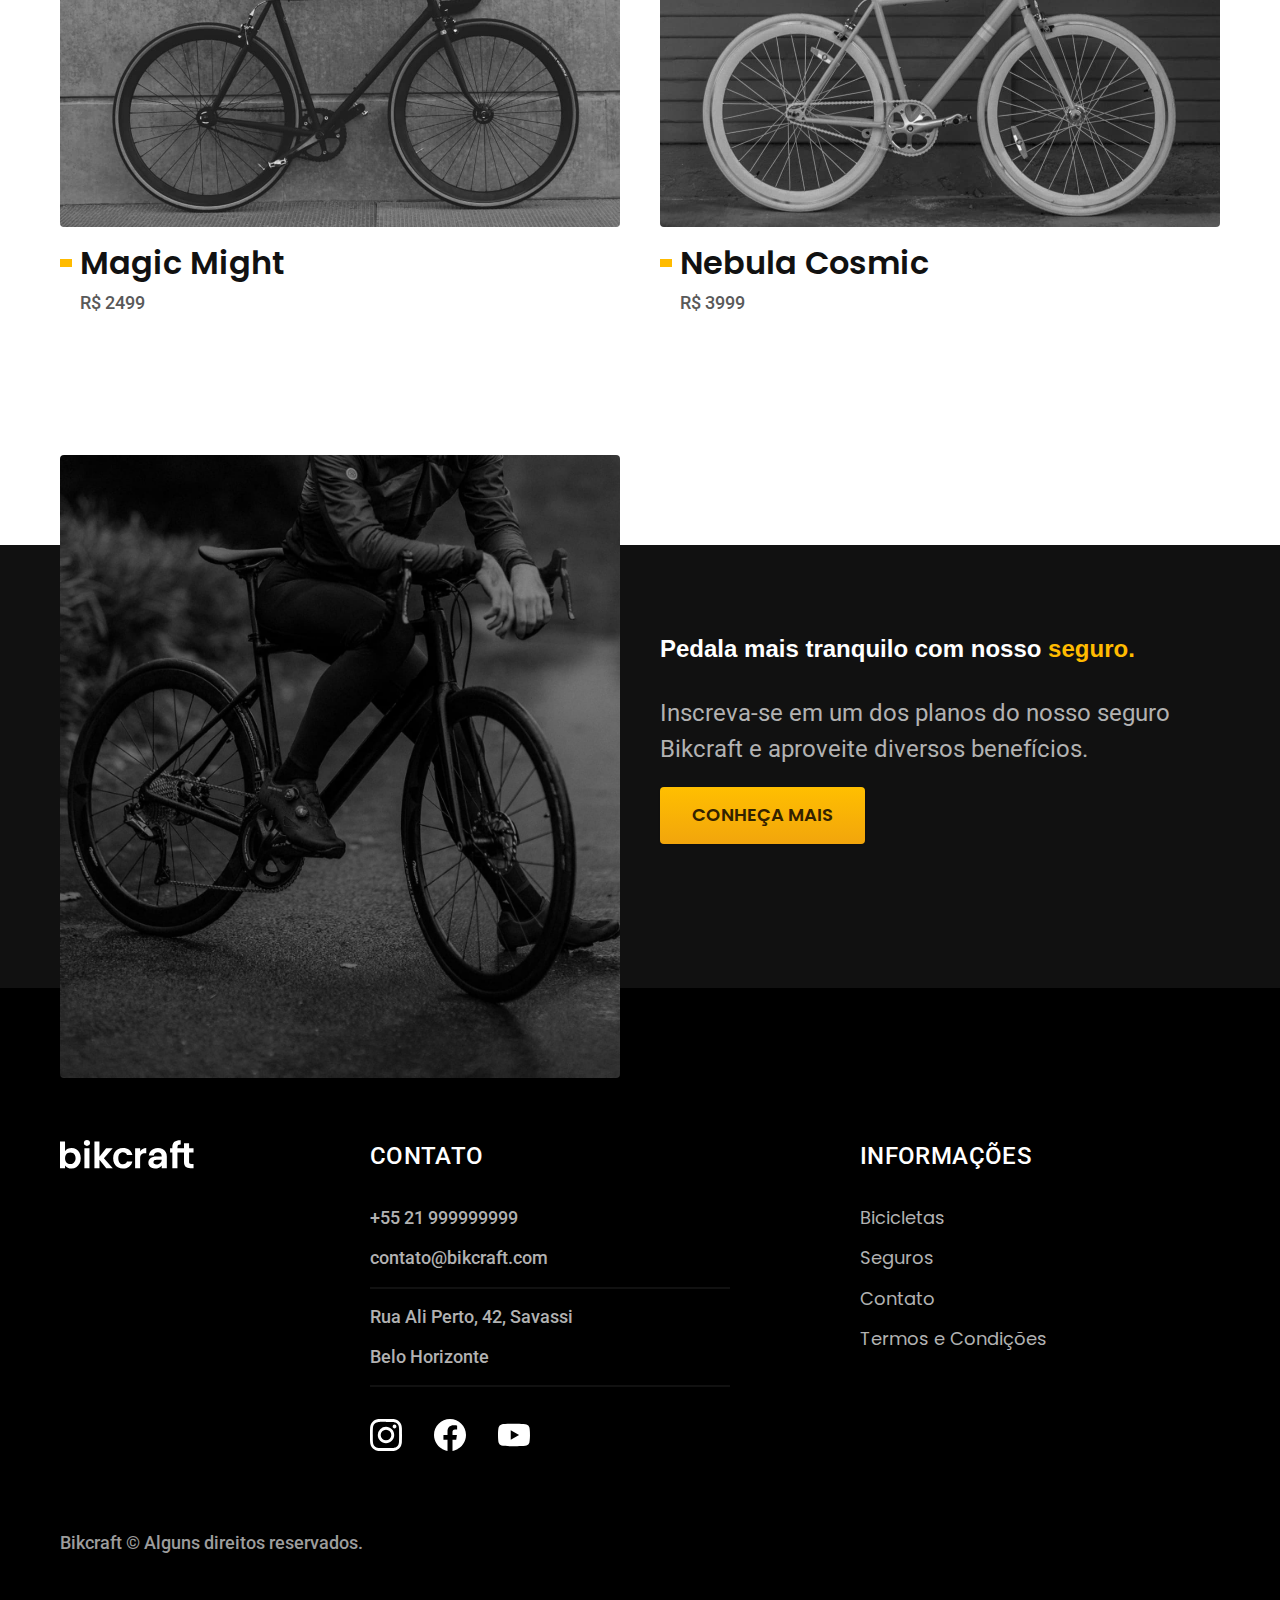
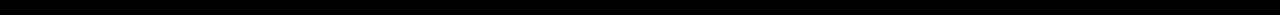
<file: bikes/nimbus.html>
<!DOCTYPE html>
<html lang="en">
  <head>
    <meta charset="UTF-8" />
    <meta name="viewport" content="width=device-width, initial-scale=1.0" />
    <meta name="description" content="Termos e Condições" />

    <link rel="icon" href="../favicon.svg" type="image/svg+xml" />
    <link rel="preload" href="../css/style.min.css" as="style" />
    <link rel="stylesheet" href="../css/style.min.css" />

    <link rel="preconnect" href="https://fonts.googleapis.com" />
    <link rel="preconnect" href="https://fonts.gstatic.com" crossorigin />
    <link
      href="https://fonts.googleapis.com/css2?family=Merriweather:ital,wght@1,900&family=Poppins:wght@500;600&family=Roboto:wght@400;500&display=swap"
      rel="stylesheet"
    />
    <title>Nimbus Stark | Bike Shop</title>
    <script>
      document.documentElement.classList.add("js");
    </script>
  </head>

  <body id="bicicleta">
    <header class="header-bg">
      <div class="header container">
        <a href="../">
          <img src="../img/bikcraft.svg" alt="Bikcraft" />
        </a>

        <nav aria-label="primaria">
          <ul class="header-menu font-1-m cor-0">
            <li><a href="../bikes.html">Bicicletas</a></li>
            <li><a href="../seguros.html">Seguros</a></li>
            <li><a href="../contato.html">Contato</a></li>
            <li>
              <a
                href="https://portfolio-six-green-64.vercel.app"
                target="_blank"
                >Desenvolvedor</a
              >
            </li>
          </ul>
        </nav>
      </div>
    </header>

    <main class="titulo-bg">
      <div>
        <div class="titulo container">
          <p class="font-2-xl cor-5">R$ 4999</p>
          <h1 class="font-1-xxl cor-0">
            Nimbus Stark <span class="cor-p1">.</span>
          </h1>
        </div>
      </div>

      <div class="bicicleta container">
        <div class="bicicleta-imagens fadeInLeft" data-anime="300">
          <img src="../img/bicicleta/nimbus1.jpg" alt="" />
          <img src="../img/bicicleta/nimbus2.jpg" alt="" />
          <img src="../img/bicicleta/nimbus3.jpg" alt="" />
        </div>

        <div class="bicicleta-conteudo fadeInRight" data-anime="400">
          <p class="font-2-l cor-5">
            A Nimbus Stark é a melhor Bikcraft já criada pela nossa equipe. Ela
            vem equipada com os melhores acessórios, o que garante maior
            velocidade.
          </p>

          <div class="bicicleta-comprar">
            <a
              class="botao"
              href="../orcamento.html?tipo=bikcraft&produto=nimbus"
              >Comprar agora</a
            >
            <span class="font-1-xs cor-6">
              <img src="../img/icones/entrega.svg" alt="" /> entrega em 5
              dias</span
            >
            <span class="font-1-xs cor-6">
              <img src="../img/icones/estoque.svg" alt="" /> 18 em estoque</span
            >
          </div>

          <h2 class="font-1-xs cor-0">Informações</h2>
          <ul class="bicicleta-informacoes">
            <li>
              <img src="../img/icones/eletrica.svg" alt="" />
              <h3 class="font-1-m cor-0">Motor Elétrico</h3>
              <p class="font-2-xs cor-5">
                Permite você viajar distâncias inimaginaveis com a sua bike.
              </p>
            </li>

            <li>
              <img src="../img/icones/velocidade.svg" alt="" />
              <h3 class="font-1-m cor-0">40km/h</h3>
              <p class="font-2-xs cor-5">
                A mais rápida bicicleta elétrica disponível hoje no mercado..
              </p>
            </li>

            <li>
              <img src="../img/icones/rastreador.svg" alt="" />
              <h3 class="font-1-m cor-0">Rastreador</h3>
              <p class="font-2-xs cor-5">
                Rastreador e sistema anti-furto para garantir o seu sossego.
              </p>
            </li>

            <li>
              <img src="../img/icones/carbono.svg" alt="" />
              <h3 class="font-1-m cor-0">Fibra de Carbono</h3>
              <p class="font-2-xs cor-5">
                Maior proteção possível para a sua Bikcraft com fibra de
                carbono.
              </p>
            </li>
          </ul>

          <h2 class="font-1-xs cor-0">Ficha Técnica</h2>
          <ul class="bicicleta-ficha font-2-s cor-4">
            <li>Peso <span>9kg</span></li>
            <li>Altura <span>60 cm</span></li>
            <li>Largura <span>120 cm</span></li>
            <li>Profundidade <span>10 cm</span></li>
            <li>Marchas <span>16</span></li>
            <li>Aro <span>29</span></li>
          </ul>
        </div>
      </div>
    </main>

    <article class="bicicletas-lista container">
      <h2 class="font-1-xll">escolha a sua<span class="cor-p1">.</span></h2>

      <ul>
        <li>
          <a href="./magic.html">
            <img src="../img/bicicletas/magic.jpg" alt="Bicicleta preta" />
            <h3 class="font-1-xl">Magic Might</h3>
            <span class="font-2-m cor-8">R$ 2499</span>
          </a>
        </li>

        <li>
          <a href="./nebula.html">
            <img src="../img/bicicletas/nebula.jpg" alt="Bicicleta preta" />
            <h3 class="font-1-xl">Nebula Cosmic</h3>
            <span class="font-2-m cor-8">R$ 3999</span>
          </a>
        </li>
      </ul>
    </article>

    <article class="seguro-bg">
      <div class="seguro container">
        <div class="seguro-imagem">
          <img src="../img/fotos/seguros.jpg" alt="" />
        </div>

        <div class="seguro-conteudo">
          <h2 class="font-1-xxl cor-0">
            Pedala mais tranquilo com nosso
            <span class="cor-p1">seguro.</span>
          </h2>
          <p class="font-2-l cor-5">
            Inscreva-se em um dos planos do nosso seguro Bikcraft e aproveite
            diversos benefícios.
          </p>
          <a class="botao" href="../seguros.html">Conheça mais</a>
        </div>
      </div>
    </article>

    <footer class="footer-bg">
      <div class="footer container">
        <img src="../img/bikcraft.svg" alt="Bikcraft" />

        <div class="footer-contato">
          <h3 class="font-2-l-b cor-0">Contato</h3>
          <ul class="font-2-m cor-5">
            <li><a href="tel:+55 21 999999999">+55 21 999999999</a></li>
            <li>
              <a href="mailto:contato@bikcraft.com">contato@bikcraft.com</a>
            </li>
            <li>Rua Ali Perto, 42, Savassi</li>
            <li>Belo Horizonte</li>
          </ul>

          <div class="footer-redes">
            <a href="../"
              ><img src="../img/redes/instagram.svg" alt="Instagram"
            /></a>
            <a href="../"
              ><img src="../img/redes/facebook.svg" alt="Facebook"
            /></a>
            <a href="../"
              ><img src="../img/redes/youtube.svg" alt="Youtube"
            /></a>
          </div>
        </div>

        <div class="footer-informacoes">
          <h3 class="font-2-l-b cor-0">Informações</h3>
          <nav>
            <ul class="font-1-m cor-5">
              <li><a href="../bicicletas.html">Bicicletas</a></li>
              <li><a href="../seguros.html">Seguros</a></li>
              <li><a href="../contato.html">Contato</a></li>
              <li><a href="../termos.html">Termos e Condições</a></li>
            </ul>
          </nav>
        </div>

        <p class="footer-copy font-2-m cor-6">
          Bikcraft © Alguns direitos reservados.
        </p>
      </div>
    </footer>

    <script src="../js/plugins/simple-anime.js"></script>
    <script src="../js/script.js"></script>
  </body>
</html>
</file>
<file: css/style.min.css>
body{margin:0;font-family:Arial,Helvetica,sans-serif;color:#111}blockquote,dd,h1,h2,h3,h4,p,ul{margin:0}ul{padding:0;list-style:none}a{text-decoration:none;color:inherit}img{max-width:100%;display:block}img[src$=".jpg"]{border-radius:4px}.font-1-xs{font:400 0.75rem/1.33 Poppins,sans-serif}.font-2-xs{font:400 0.875rem/1.43 Roboto,sans-serif}.font-1-s{font:400 1rem/1.5 Poppins,sans-serif}.font-2-s{font:400 1rem/1.5 Roboto,sans-serif}.font-1-m,.font-1-m-b{font:400 1.125rem/1.35 Poppins,sans-serif}.font-1-m-b{font-weight:600}.font-2-m{font:500 1.125rem/1.35 Roboto,sans-serif}.font-1-l{font:400 1.5rem/1.5 Poppins,sans-serif}.font-2-l,.font-2-l-b{font:400 1.5rem/1.5 Roboto,sans-serif}.font-2-l-b{font-weight:500;letter-spacing:.015em;text-transform:uppercase}.font-1-xl{font:600 2rem/1.25 Poppins,sans-serif}.font-2-xl{font:500 2rem/1.25 Roboto,sans-serif}.font-1-xll{font-size:4rem;line-height:1.125;font-family:Poppins,sans-serif;font-weight:600}@media (width <= 1200px){.font-1-xxl{font-size:3rem}.font-2-l,.font-2-l-b{font-size:1.125rem}}@media (width <= 800px){.font-1-xxl{font-size:2rem}.font-1-xl,.font-2-xl{font-size:1.5rem}}:root{--cor-0:#ffffff;--cor-1:#f7f7f7;--cor-2:#ededed;--cor-3:#dedede;--cor-4:#cccccc;--cor-5:#b2b2b2;--cor-6:#9c9c9c;--cor-7:#747474;--cor-8:#595959;--cor-9:#404040;--cor-10:#2e2e2e;--cor-11:#111111;--cor-12:#000000;--cor-p1:#ffbb00;--cor-p2:#e4a30b;--cor-p3:#a66f00;--cor-p4:#664400;--cor-p5:#332200}.cor-0{color:var(--cor-0)}.cor-1{color:var(--cor-1)}.cor-2{color:var(--cor-2)}.cor-3{color:var(--cor-3)}.cor-4{color:var(--cor-4)}.cor-5{color:var(--cor-5)}.cor-6{color:var(--cor-6)}.cor-7{color:var(--cor-7)}.cor-8{color:var(--cor-8)}.cor-9{color:var(--cor-9)}.cor-10{color:var(--cor-10)}.cor-11{color:var(--cor-11)}.cor-12{color:var(--cor-12)}.cor-p1{color:var(--cor-p1)}.cor-p2{color:var(--cor-p2)}.cor-p3{color:var(--cor-p3)}.cor-p4{color:var(--cor-p4)}.cor-p5{color:var(--cor-p5)}.js .fadeInDown{transform:translate3d(0,-20px,0)}.js .fadeInUp{transform:translate3d(0,20px,0)}.js .fadeInRight{transform:translate3d(20px,0,0)}.js .fadeInLeft{transform:translate3d(-20px,0,0)}.js [data-anime]{opacity:0}.js .anime{opacity:1;transform:none;transition:transform .8s,opacity .8s}.container{box-sizing:border-box;max-width:1200px;padding:0 20px;margin:auto auto}.botao{display:inline-block;padding:1rem 2rem;background:linear-gradient(#ffbf00,#f2a50c);border-radius:4px;box-shadow:0 1px 2px rgba(0,0,0,.1);text-transform:uppercase;color:var(--cor-p5);max-width:max-content;font:600 1.125rem/1.35 Poppins,sans-serif;border:none;cursor:pointer}.botao:hover{background:linear-gradient(#ffb60d,#e59317)}.botao.secundario{background:var(--cor-10);color:var(--cor-2)}.botao.secundario:hover{background:var(--cor-9)}.botao.seta{display:flex;align-items:center}.botao.seta::after{content:"";display:inline-block;width:18px;height:10px;margin-left:12px;background:url("../img/icones/seta.svg");transition:transform .3s}.botao.seta:hover::after{transform:translateX(5px)}@media (width <= 600px){.botao{padding:12px 16px;font-size:1rem}}.link{display:inline-block;color:var(--cor-p1);font:500 1.5rem/1.5 Poppins,sans-serif;text-transform:uppercase}.link::after{content:"";display:block;width:0;height:4px;background:currentColor;transition:.3s}.link:hover{color:var(--cor-0)}.link:hover:after{color:var(--cor-0);width:100%}.titulo-bg{background:var(--cor-11);padding-top:60px;padding-bottom:60px}.titulo{background:url("../img/dec/top-right.svg") no-repeat top right 20px}.titulo p{margin-bottom:4px}@media (width <= 800px){.titulo-bg{padding-top:40px;padding-bottom:40px}.titulo p{font-size:1rem;text-transform:lowercase;font-weight:400}}.form{display:grid;grid-template-columns:1fr 1fr;gap:20px}.form label{display:block;font:400 1rem/1.5 Poppins,sans-serif;margin-bottom:4px}.form .col-2{grid-column:span 2}.form input[type=email],.form input[type=text],.form textarea{font:400 1rem/1.5 Roboto,sans-serif;background:var(--cor-1);border:1px solid var(--cor-3);padding:12px;border-radius:4px;width:100%;box-sizing:border-box}.form input[type=email]:focus,.form input[type=text]:focus,.form textarea:focus{outline:0;border-color:var(--cor-p1);background:var(--cor-0);box-shadow:0 0 0 2px #fea}@media (width <= 600px){.form{grid-template-columns:1fr}.form .col-2{grid-column:1}}.header-bg{background:var(--cor-12)}.header{display:flex;flex-wrap:wrap;gap:1.5rem;justify-content:space-between;align-items:center;padding:20px}.header-menu{display:flex;flex-wrap:wrap;gap:2.5rem;font-size:1.12rem}.header-menu a{display:inline-block;padding:1rem 0;border-radius:4px;position:relative}.header-menu a:after{content:"";display:block;height:2px;width:0;background:var(--cor-0);margin-top:4px;position:absolute;transition:.5s}.header-menu a.ativo::after,.header-menu a:hover::after{width:100%}@media (width <= 800px){.header-menu{gap:20px}.header-menu a{background:var(--cor-11);padding:.75rem 1rem}.header-menu a:hover{background:var(--cor-10);transition:.3s}.header-menu a:after{display:none}}@media (width <= 600px){.header-menu{gap:12px}.header-menu a{padding:8px 12px;font-size:14px}}.footer-bg{background:var(--cor-12)}.footer{display:grid;grid-template-columns:3fr 5fr 4fr;gap:40px;padding-top:60px;padding-bottom:60px}.footer h3{margin-bottom:32px}.footer-contato ul{margin-bottom:32px}.footer li{margin-bottom:16px}.footer-contato li:nth-child(2n)::after{content:"";display:block;max-width:360px;height:2px;background:var(--cor-11);margin-top:16px}.footer-redes{display:flex;gap:32px}.footer a:hover{color:var(--cor-0)}.footer-copy{grid-column:1/-1;margin-top:40px}@media (width <= 800px){.footer>img{display:none}.footer{grid-template-columns:1fr 1fr}}@media (width <= 600px){.footer{grid-template-columns:1fr;gap:60px}.footer-copy{margin-top:0}}.introducao-bg{background:var(--cor-12) url("../img/dec/bottom-left.svg") no-repeat bottom 160px left 20px;color:var(--cor-0);box-shadow:inset 0 -120px var(--cor-0)}.introducao{display:grid;grid-template-columns:1fr 1fr;gap:0 40px}.introducao-conteudo{align-self:end;padding-bottom:200px}.introducao img{height:100%;object-fit:cover;border-radius:4px}.introducao h1{margin-bottom:2rem}.introducao p{margin-bottom:20px}@media (width <= 800px){.introducao-bg{background:var(--cor-11);padding-top:40px;box-shadow:inset 0 -60px var(--cor-0)}.introducao{grid-template-columns:1fr;gap:32px}.introducao-conteudo{padding-bottom:0}.introducao h1{margin-bottom:16px}.introducao img{width:100%;height:300px}}.tecnologia-bg{background:var(--cor-11);box-shadow:inset 0 80px var(--cor-0),inset 0 -80px var(--cor-0)}.tecnologia{display:grid;grid-template-columns:1fr 1fr;gap:40px}.tecnologia-conteudo{padding:160px 0}.tecnologia-conteudo>span{display:block;margin-bottom:20px}.tecnologia-conteudo h2{margin-bottom:32px}.tecnologia-conteudo>p{margin-bottom:20px}.tecnologia a{margin-bottom:80px}.tecnologia-vantagens{display:flex;gap:40px}.tecnologia-vantagens h3{margin-bottom:8px;width:max-content}.tecnologia-vantagens img{width:24px;margin-bottom:8px}.tecnologia-imagem img{width:100%;height:100%;object-fit:cover;object-position:left}@media (width <= 800px){.tecnologia-bg{box-shadow:initial}.tecnologia{grid-template-columns:1fr}.tecnologia-conteudo{padding:60px 0}.tecnologia a{margin-bottom:60px}.tecnologia-imagem{display:none}}@media (width <= 600px){.tecnologia-vantagens{flex-direction:column}}.bicicletas-lista{padding:60px 0 120px}.bicicletas-lista h2{margin-bottom:40px}.bicicletas-lista ul{display:flex;gap:40px;padding:0 20px 20px;max-width:1440px;margin:0 auto;overflow:auto hidden}#bicicleta .bicicletas-lista ul{padding:0 0 20px 0}#bicicleta .bicicletas-lista.container{padding:60px 20px 120px 20px}.bicicletas-lista li{min-width:280px;flex:1}.bicicletas-lista a{display:block}.bicicletas-lista img{margin-bottom:16px}.bicicletas-lista h3{margin-bottom:8px;display:flex;align-items:center}.bicicletas-lista h3:before{content:"";display:inline-block;background-color:var(--cor-p1);width:12px;height:8px;margin-right:8px;transition:width .3s}.bicicletas-lista a:hover h3:before{width:24px}.bicicletas-lista li span{padding:20px}@media (width <= 800px){.bicicletas-lista{padding:60px 0}.bicicletas-lista ul{gap:20px}#bicicleta .bicicletas-lista.container{padding:60px 20px 100px 20px}}.bicicletas-bg:nth-child(3){background:var(--cor-11);background:linear-gradient(to right,var(--cor-0) 15%,var(--cor-11) 0)}.bicicletas{display:grid;grid-template-columns:1fr 1fr;gap:40px;padding-top:60px;padding-bottom:60px;background:url("../img/dec/top-right.svg") no-repeat top 40px right 20px}.bicicletas-imagem{display:grid}.bicicletas-imagem img{grid-area:1/1}.bicicletas-imagem span{background:var(--cor-12);padding:8px 16px 8px 8px;display:inline-block;grid-area:1/1;place-self:start end;margin-top:20px;border-radius:4px 0 0 4px}.bicicletas-conteudo{display:grid;grid-template-columns:1fr auto;align-content:start}.bicicletas-conteudo h2,.bicicletas-conteudo p{grid-column:1/-1}.bicicletas-conteudo h2{margin-bottom:20px}.bicicletas-conteudo h2::before{content:"";display:block;width:12px;height:8px;background:var(--cor-p1);margin-bottom:8px}.bicicletas-conteudo p{margin-bottom:32px}.bicicletas-conteudo a{place-self:end}.bicicletas-conteudo ul{display:grid;gap:8px}.bicicletas-conteudo li{display:flex;align-items:center}.bicicletas-conteudo img{width:24px;margin-right:8px}@media (width <= 800px){.bicicletas-bg:nth-child(3){background:var(--cor-11)}.bicicletas{grid-template-columns:1fr;gap:20px;padding-top:40px;padding-bottom:40px}}@media (width <= 600px){.bicicletas-conteudo{grid-template-columns:1fr}.bicicletas ul{font-size:1rem;grid-template-columns:1fr 1fr;margin-bottom:32px}.bicicletas a{place-self:start}}.bicicleta{display:grid;grid-template-columns:1fr 1fr;align-items:start;gap:40px;padding-top:60px;padding-bottom:60px}#bicicleta .titulo p{text-transform:uppercase}.bicicleta-imagens{display:flex;flex-wrap:wrap;gap:20px}.bicicleta-imagens img{flex:1;min-width:200px}.bicicleta-imagens img:first-child{min-width:100%}.bicicleta-conteudo>p{margin-bottom:32px}.bicicleta-comprar{display:grid;grid-template-columns:max-content auto;align-items:center;justify-items:start;gap:8px 12px;margin-bottom:40px}.bicicleta-comprar a{grid-row:span 2}.bicicleta-comprar span{display:flex;align-items:center;background:var(--cor-12);padding:4px 8px;border-radius:4px;gap:8px}.bicicleta-conteudo h2{text-transform:uppercase;letter-spacing:.15em;margin-bottom:12px}.bicicleta-ficha,.bicicleta-informacoes{padding:32px;background:var(--cor-12);border-radius:4px}.bicicleta-informacoes{margin-bottom:40px;display:grid;grid-template-columns:1fr 1fr;gap:32px}.bicicleta-informacoes img{width:24px;margin-bottom:8px}.bicicleta-informacoes h3{margin-bottom:8px}.bicicleta-ficha li{padding:4px 0;display:flex;justify-content:space-between;border-bottom:1px solid var(--cor-11)}.bicicleta-ficha li:last-child{border-bottom:none}.bicicleta-ficha span{color:var(--cor-6)}@media (width <= 800px){.bicicleta{grid-template-columns:1fr;padding-top:40px;padding-bottom:40px}.bicicleta-imagens{grid-row:2}}@media (width <= 400px){.bicicleta-informacoes{grid-template-columns:1fr}.bicicleta-comprar{grid-template-columns:1fr}}.seguro-bg{background:var(--cor-11);box-shadow:inset 0 90px var(--cor-0),inset 0 -90px var(--cor-12)}.seguro{display:grid;grid-template-columns:1fr 1fr;gap:40px}.seguro-imagem img{width:100%;height:100%;object-fit:cover}.seguro-conteudo{padding-top:180px;padding-bottom:180px}.seguro h2{margin-bottom:32px}.seguro p{margin-bottom:20px}@media (width <= 800px){.seguro-bg{box-shadow:inset 0 -60px var(--cor-12)}.seguro{grid-template-columns:1fr}.seguro-conteudo{grid-row:1;padding-top:40px;padding-bottom:0}}.parceiros{padding:60px 0 120px}.parceiros h2{margin-bottom:60px}.parceiros ul{display:grid;grid-template-columns:repeat(4,1fr);padding:0 20px;max-width:1400px;margin:0 auto}.parceiros li{display:flex;padding:32px;border-left:2px solid var(--cor-2)}.parceiros li:first-child{border-left:none}.parceiros li:nth-child(5){border-left:none}.parceiros li:nth-child(n+5){border-top:2px solid var(--cor-2)}.parceiros img{margin:auto}@media (width <= 800px){.parceiros{padding-bottom:60px}.parceiros h2{margin-bottom:20px}.parceiros ul{grid-template-columns:1fr 1fr}.parceiros li{padding:20px}.parceiros li:nth-child(n+3){border-top:2px solid var(--cor-2)}.parceiros li:nth-child(odd){border-left:none}}.depoimento{display:grid;grid-template-columns:1fr 1fr;background:var(--cor-p1);overflow:hidden}.depoimento img{width:100%;height:100%;object-fit:cover;border-radius:0}.depoimento-conteudo{background:url("../img/dec/bottom-right-p.svg") no-repeat bottom 40px right 40px;padding:40px 40px 80px 80px;align-self:end}.depoimento-conteudo p{font-family:Merriweather,serif;font-style:italic;font-weight:900;margin-bottom:32px;max-width:32ch;position:relative}.depoimento p::after,.depoimento p::before{font-size:5rem;color:var(--cor-p2);position:absolute}.depoimento p::before{content:"“";left:-50px;top:-20px}.depoimento p::after{content:"”"}@media (width >= 1200px){.depoimento img{max-width:520px}}@media (width <= 800px){.depoimento{grid-template-columns:1fr;text-align:center}.depoimento-conteudo{padding:40px 20px;justify-self:center}.depoimento img{max-height:200px}}.seguros-bg{background:var(--cor-11)}.seguros{padding-top:60px;padding-bottom:60px;display:grid;grid-template-columns:1fr 1fr;gap:40px;align-items:center}#seguros .seguros{padding-top:0}.seguros h2{grid-column:1/-1}.seguros-item{background:var(--cor-12);padding:32px 32px 32px 60px;display:grid;grid-template-columns:1fr auto;border-radius:4px}.seguros-item h3{margin-bottom:40px}.seguros-item span{grid-column:2;display:block;text-align:right}.seguros-item ul{grid-column:1/-1;margin-bottom:32px}.seguros-item li{display:flex;align-items:center;position:relative}.seguros-item li+li{margin-top:20px}.seguros-item li::before{content:"";display:inline-block;width:13px;height:9px;background:url("../img/icones/lista.svg");position:absolute;left:-21px}.seguros-item a{grid-column:1/-1}@media (width <= 800px){.seguros{grid-template-columns:1fr}}.vantagens-bg{background:var(--cor-12)}.vantagens{padding-top:120px;padding-bottom:120px}.vantagens h2{margin-bottom:60px}.vantagens ul{display:grid;grid-template-columns:repeat(auto-fit,minmax(280px,max-content));gap:40px 80px}.vantagens h3,.vantagens img{margin-bottom:8px}@media (width <= 800px){.vantagens{padding-top:60px;padding-bottom:60px}.vantagens h2{margin-bottom:40px}.vantagens ul{gap:20px}}.perguntas{padding-top:120px;padding-bottom:120px}.perguntas h2{margin-bottom:60px}.perguntas dl>div{padding:20px;border-radius:4px}.perguntas dl>div:nth-child(odd){background:var(--cor-2)}.perguntas button{display:grid;grid-template-columns:auto 1fr auto;align-items:center;gap:8px;cursor:pointer;border:none;background:0 0;width:100%;text-align:left}.perguntas button::before{content:"";display:inline-block;width:12px;height:8px;background:var(--cor-p1)}.perguntas button::after{content:"";display:inline-block;width:14px;height:6px;background:url("../img/icones/seta-abrir.svg");transition:.4s}.perguntas button:hover::after,.perguntas button[aria-expanded=true]::after{transform:rotate(180deg)}.js .perguntas dd{display:none}.js .perguntas dd.ativo{display:block}.perguntas dd{padding-left:20px;padding-top:16px;max-width:80ch}@media (width <= 800px){.perguntas{padding-top:60px;padding-bottom:60px}.perguntas h2{margin-bottom:40px}}#contato{background:linear-gradient(var(--cor-11) 600px,var(--cor-1) 0)}.contato{display:grid;grid-template-columns:5fr 7fr}.contato-dados,.contato-formulario{padding:60px;box-shadow:0 1px 2px rgba(0,0,0,.1)}.contato-dados{border-radius:5px 0 0 5px;background:var(--cor-12) url("../img/dec/bottom-left.svg") no-repeat bottom 20px left 20px}.contato-formulario{border-radius:0 5px 5px 0;background:var(--cor-0) url("../img/dec/bottom-right.svg") no-repeat bottom 20px right 20px}.contato-dados h2{margin-bottom:60px}.contato-endereco{margin-bottom:32px;padding-left:28px;background:url("../img/icones/local.svg") no-repeat 0 2px}.contato-endereco p{margin-bottom:8px}.contato-meios a{display:block;max-width:max-content;margin-bottom:8px;padding-left:28px}.contato-meios a:hover{color:var(--cor-0)}.contato-meios a:first-child{background:url("../img/icones/email.svg") no-repeat 0 2px}.contato-meios a:nth-child(2){margin-bottom:32px}.contato-meios a:nth-child(3){background:url("../img/icones/telefone.svg") no-repeat 0 2px;margin-bottom:60px}.contato-redes{display:flex;gap:32px;padding-left:28px}@media (width <= 800px){.contato{grid-template-columns:1fr}.contato-dados,.contato-formulario{padding:20px}.contato-dados{border-radius:5px 5px 0 0;background:var(--cor-12)}.contato-formulario{border-radius:0 0 5px 5px}.contato-dados h2,.contato-meios a:nth-child(3){margin-bottom:32px}.contato-redes{margin-bottom:12px}}.lojas{display:grid;grid-template-columns:1fr 1fr;gap:0 40px;padding-top:120px;padding-bottom:120px}.lojas h2{grid-column:1/-1;margin-bottom:60px}.lojas img{border-radius:4px 4px 0 0}.lojas-item{border-radius:4px;background:var(--cor-0);box-shadow:0 1px 2px rgba(0,0,0,.1)}.lojas-conteudo{display:grid;grid-template-columns:1fr 1fr;gap:32px 16px;padding:32px}.lojas-conteudo h3,.lojas-tempo{grid-column:1/-1}.lojas-dados{display:grid;gap:8px;border-left:2px solid var(--cor-2);padding-left:12px}.lojas-tempo{display:flex;align-items:center;gap:8px}@media (width <= 800px){.lojas{gap:20px;padding-top:60px;padding-bottom:60px}.lojas h2{margin-bottom:32px}.lojas-conteudo{grid-template-columns:1fr}}@media (width <= 650px){.lojas{grid-template-columns:1fr}}#orcamento{background:linear-gradient(var(--cor-11) 600px,var(--cor-1) 0)}.orcamento{display:grid;grid-template-columns:5fr 7fr;padding-bottom:120px}.orcamento h2{text-transform:uppercase;position:relative;display:flex;align-items:center}.orcamento h2::before{content:"";display:inline-block;width:4px;height:8px;background:var(--cor-p1);position:absolute;left:-12px}.orcamento-dados,.orcamento-produto{padding:60px;box-shadow:0 1px 2px rgba(0,0,0,.1)}.orcamento-produto{border-radius:5px 0 0 5px;background:var(--cor-12) url("../img/dec/bottom-left.svg") no-repeat bottom 20px left 20px;display:grid;grid-template-columns:1fr 1fr;align-content:start;gap:20px}.orcamento-produto label{color:var(--cor-4);background:var(--cor-10);padding:12px 16px;border-radius:4px;font:400 1rem/1.5 Poppins,sans-serif;cursor:pointer;display:grid;grid-template-columns:auto 1fr auto;align-items:center;border:1px solid var(--cor-10)}.orcamento-produto>*{grid-column:1/-1}.orcamento-produto>label{grid-column:initial}.orcamento-produto input:checked+label{background:var(--cor-0);color:var(--cor-11)}.orcamento-produto label::before{content:"";display:inline-block;width:12px;height:12px;border:1px solid var(--cor-6);border-radius:50%;margin-right:8px;box-sizing:border-box}.orcamento-produto input:checked+label::before{border-color:var(--cor-7);box-shadow:inset 0 0 0 3px var(--cor-0),inset 0 0 0 6px var(--cor-7)}.orcamento-produto label:hover{background:var(--cor-9);border-color:var(--cor-9)}.orcamento-produto input:focus+label{box-shadow:0 0 0 2px var(--cor-p1);border:1px solid var(--cor-12)}.orcamento-produto label span{display:none}.orcamento-produto input:checked+label span{display:inline-block}.orcamento-produto input{opacity:0;position:absolute;pointer-events:none}.orcamento-dados{border-radius:0 5px 5px 0;background:var(--cor-0) url("../img/dec/bottom-right.svg") no-repeat bottom 20px right 20px}.orcamento-conteudo{display:none}.orcamento-conteudo h2,.orcamento-dados h2:nth-of-type(n+2){margin-top:20px}#bikcraft:checked~#orcamento-bikcraft,#seguro:checked~#orcamento-seguro{display:grid;gap:20px}.orcamento-detalhes{display:none;background:var(--cor-0);padding:20px;grid-template-columns:1fr 1fr;border-radius:4px;align-items:center}.orcamento-detalhes li{display:flex;align-items:center;margin-bottom:8px}.orcamento-detalhes li img{width:16px;margin-right:8px}.orcamento-produto input:checked+label+.orcamento-detalhes{display:grid}@media (width <= 1200px){.orcamento-dados,.orcamento-produto{padding:32px}}@media (width <= 800px){.orcamento{grid-template-columns:1fr}.orcamento-dados{border-radius:0 0 5px 5px}.orcamento-produto{border-radius:5px 5px 0 0;background:var(--cor-12)}}@media (width <= 400px){.orcamento-produto{grid-template-columns:1fr}}.termos{padding-top:80px;padding-bottom:80px}.termos h2{font-weight:600;margin-bottom:20px}.termos p+h2{margin-top:40px}.termos p{max-width:75ch;margin-bottom:24px}
</file>
